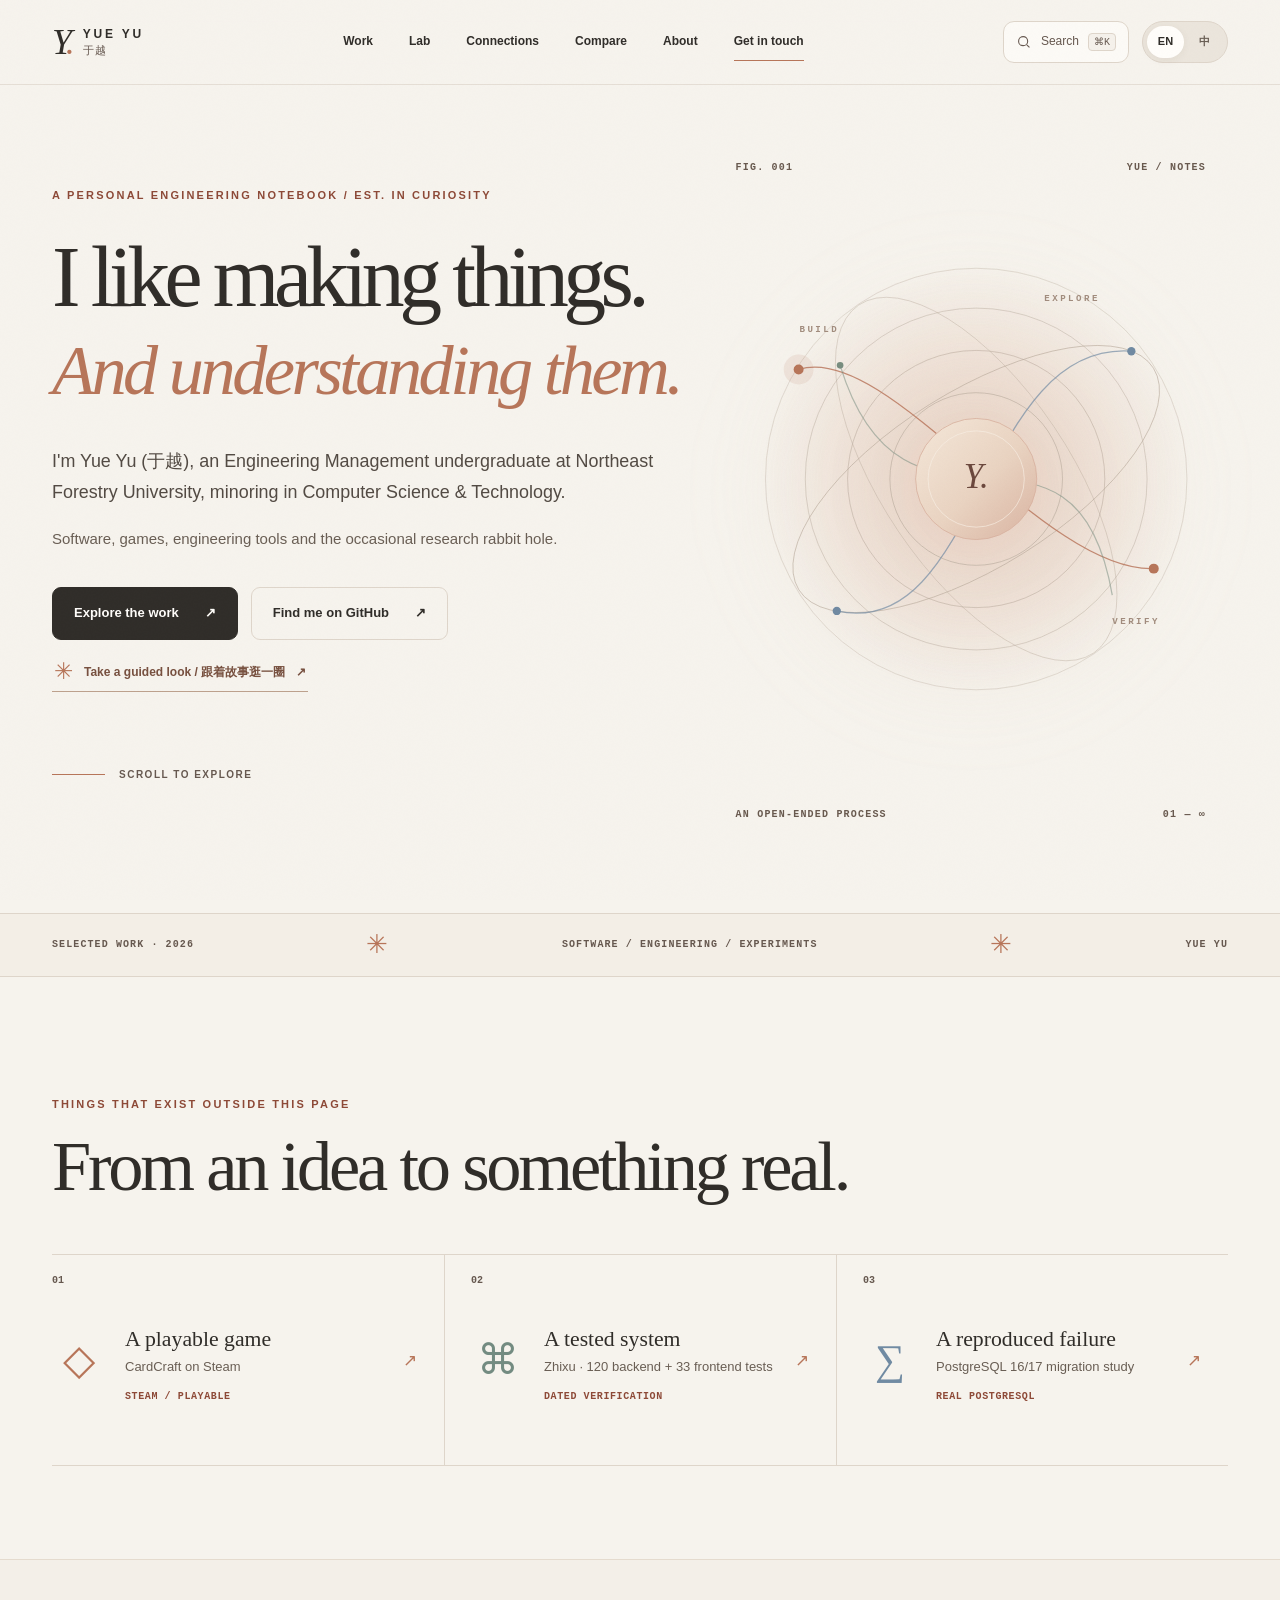
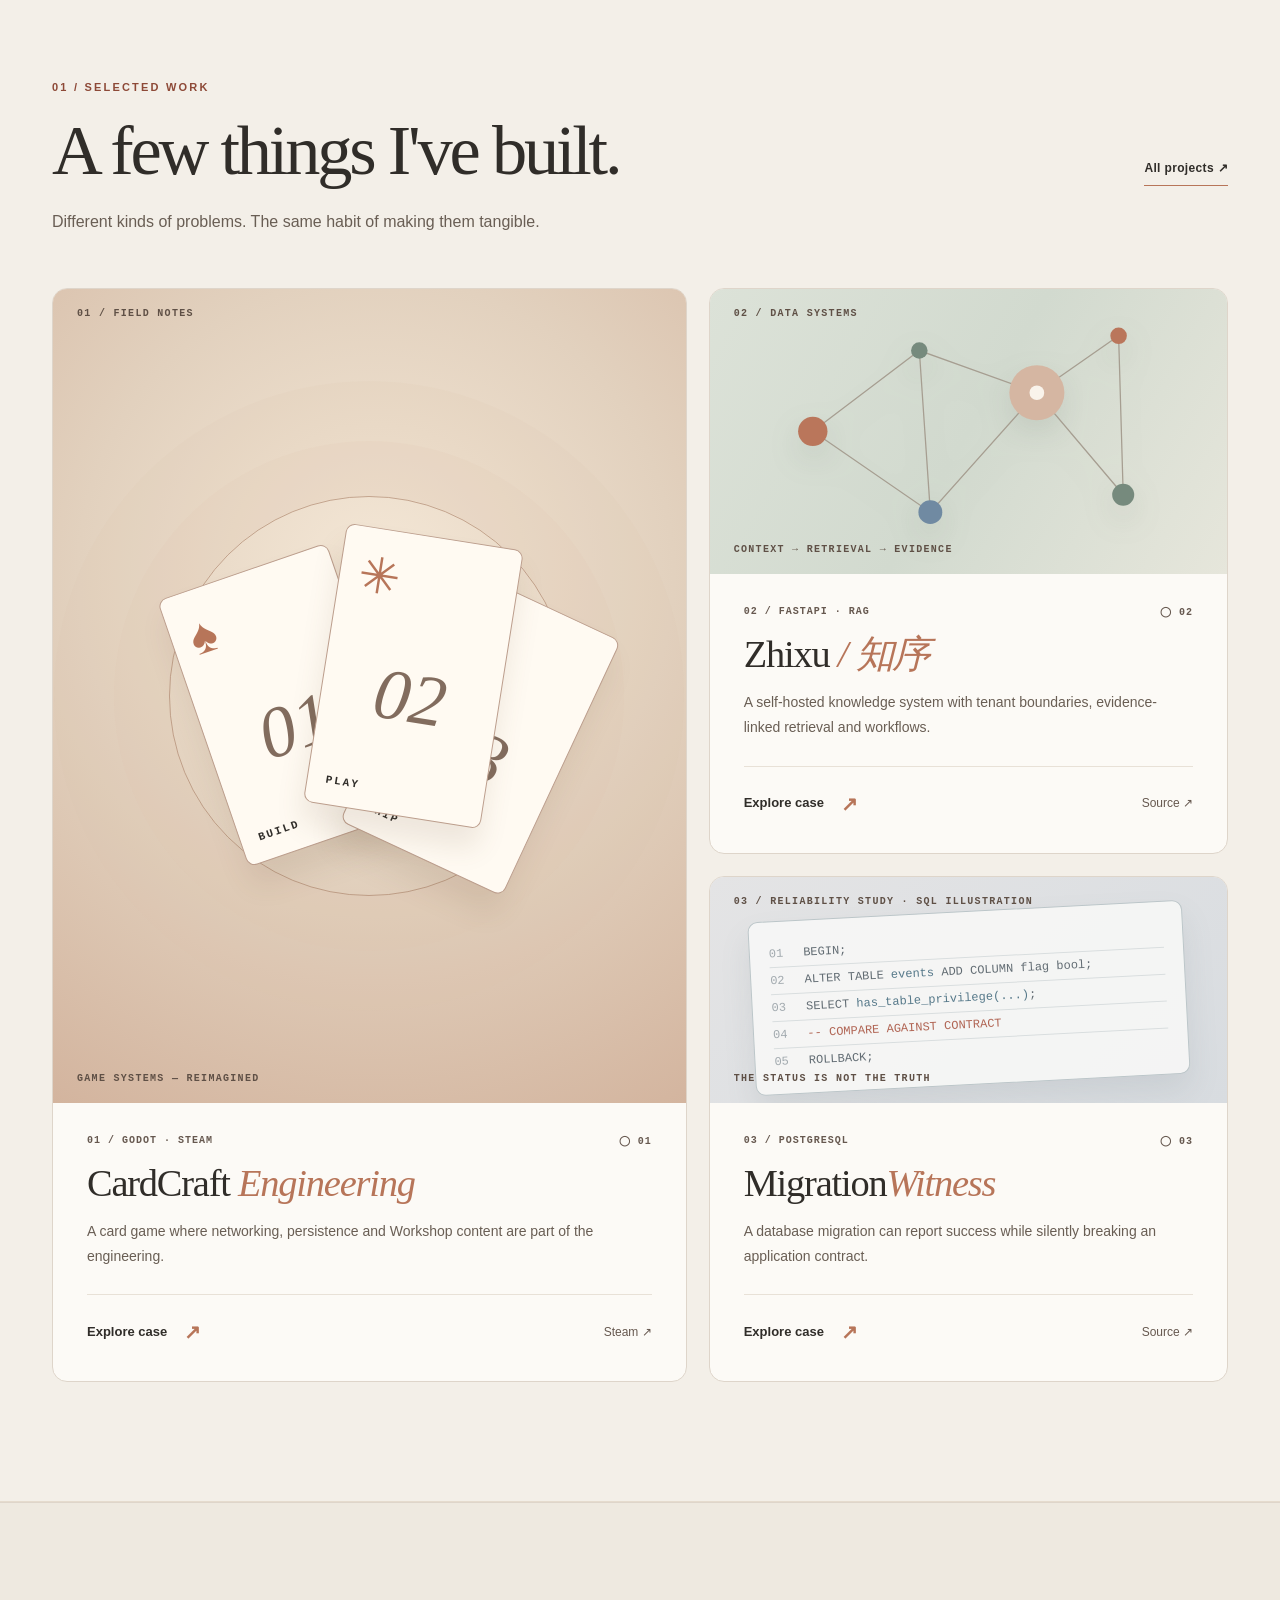
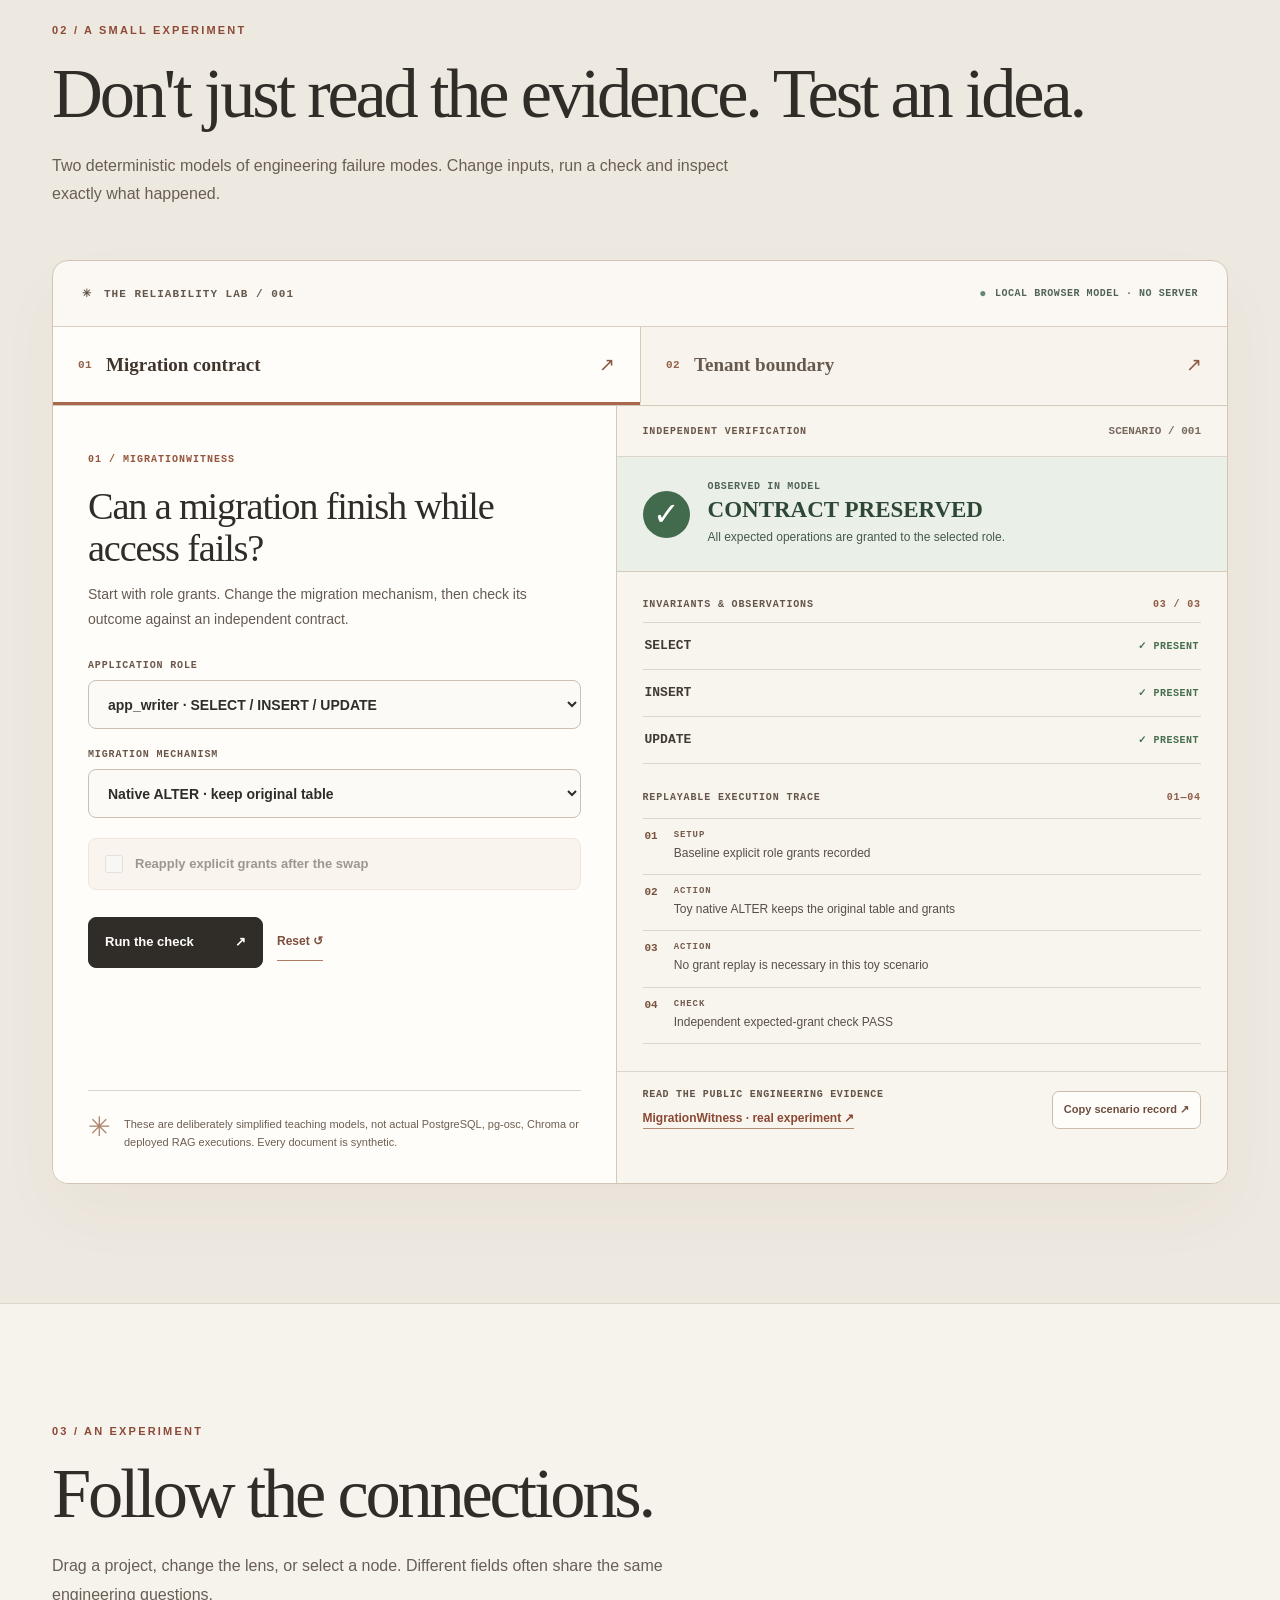
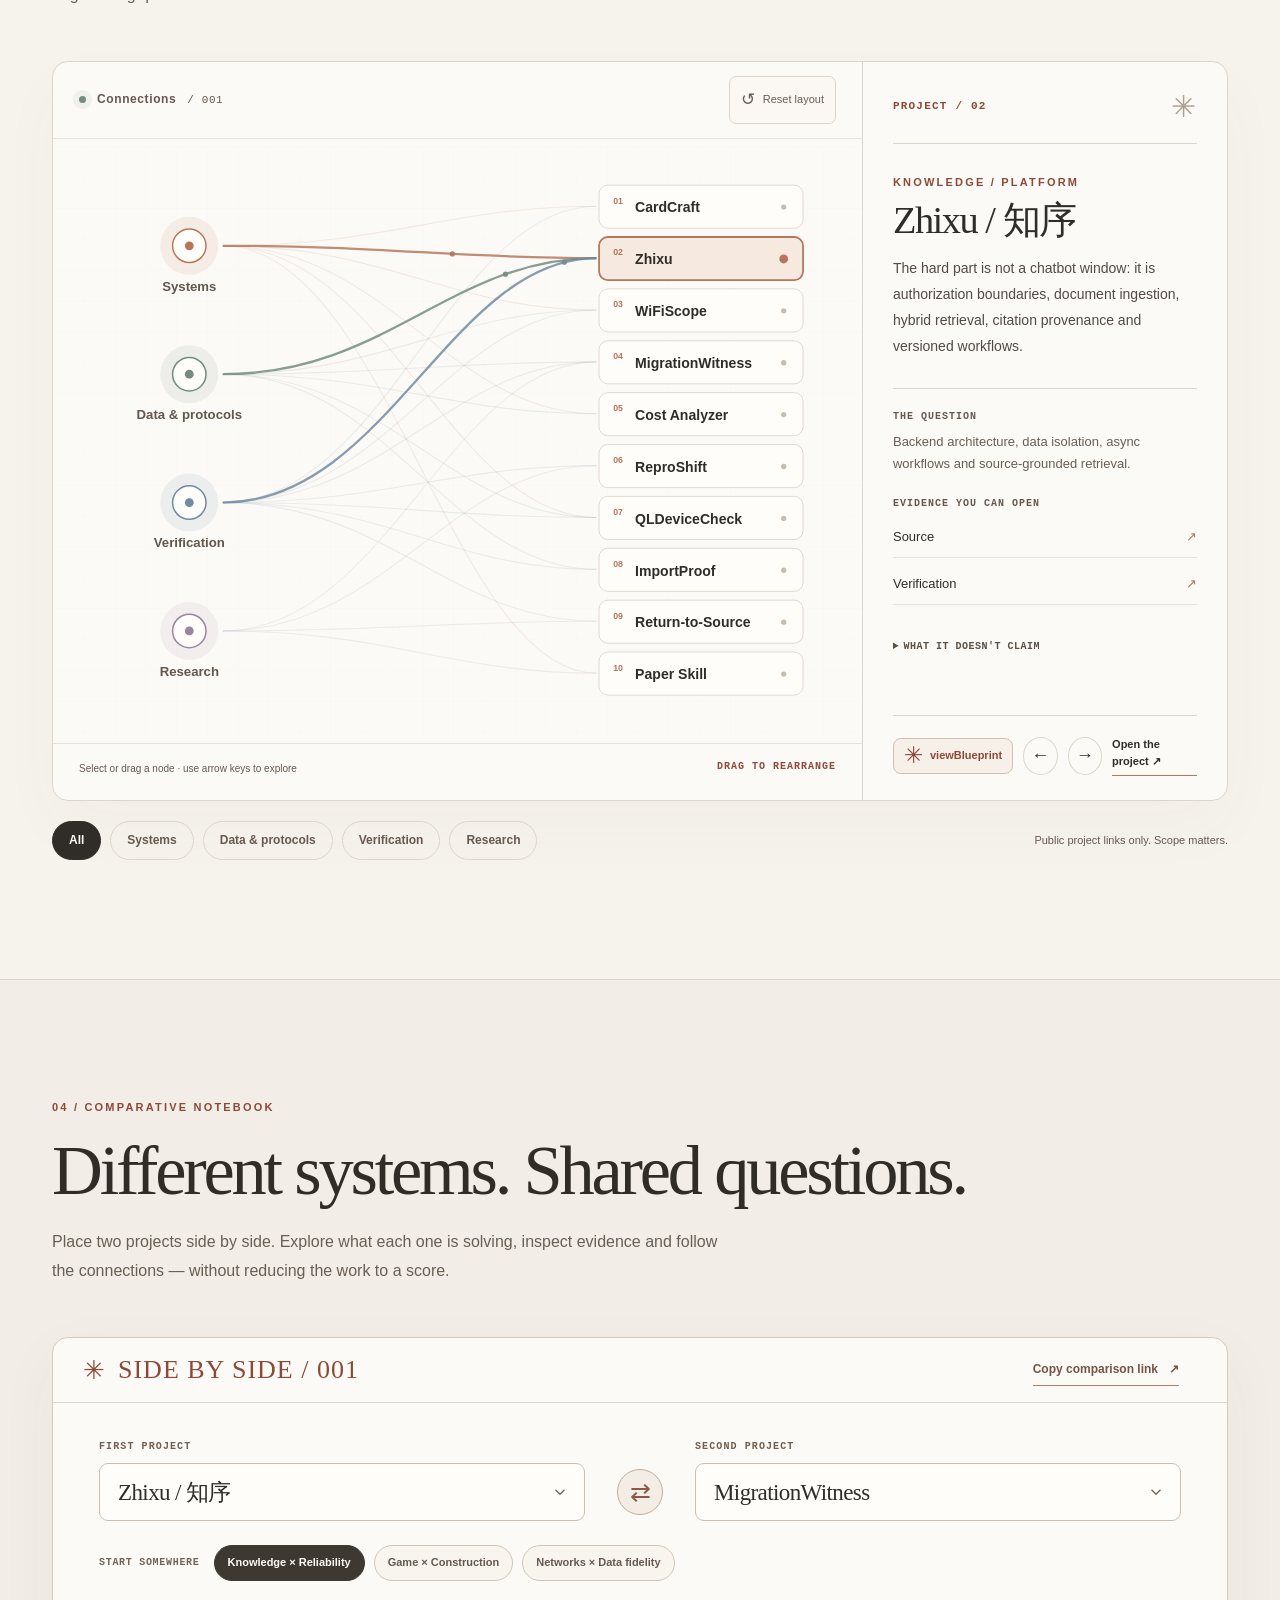
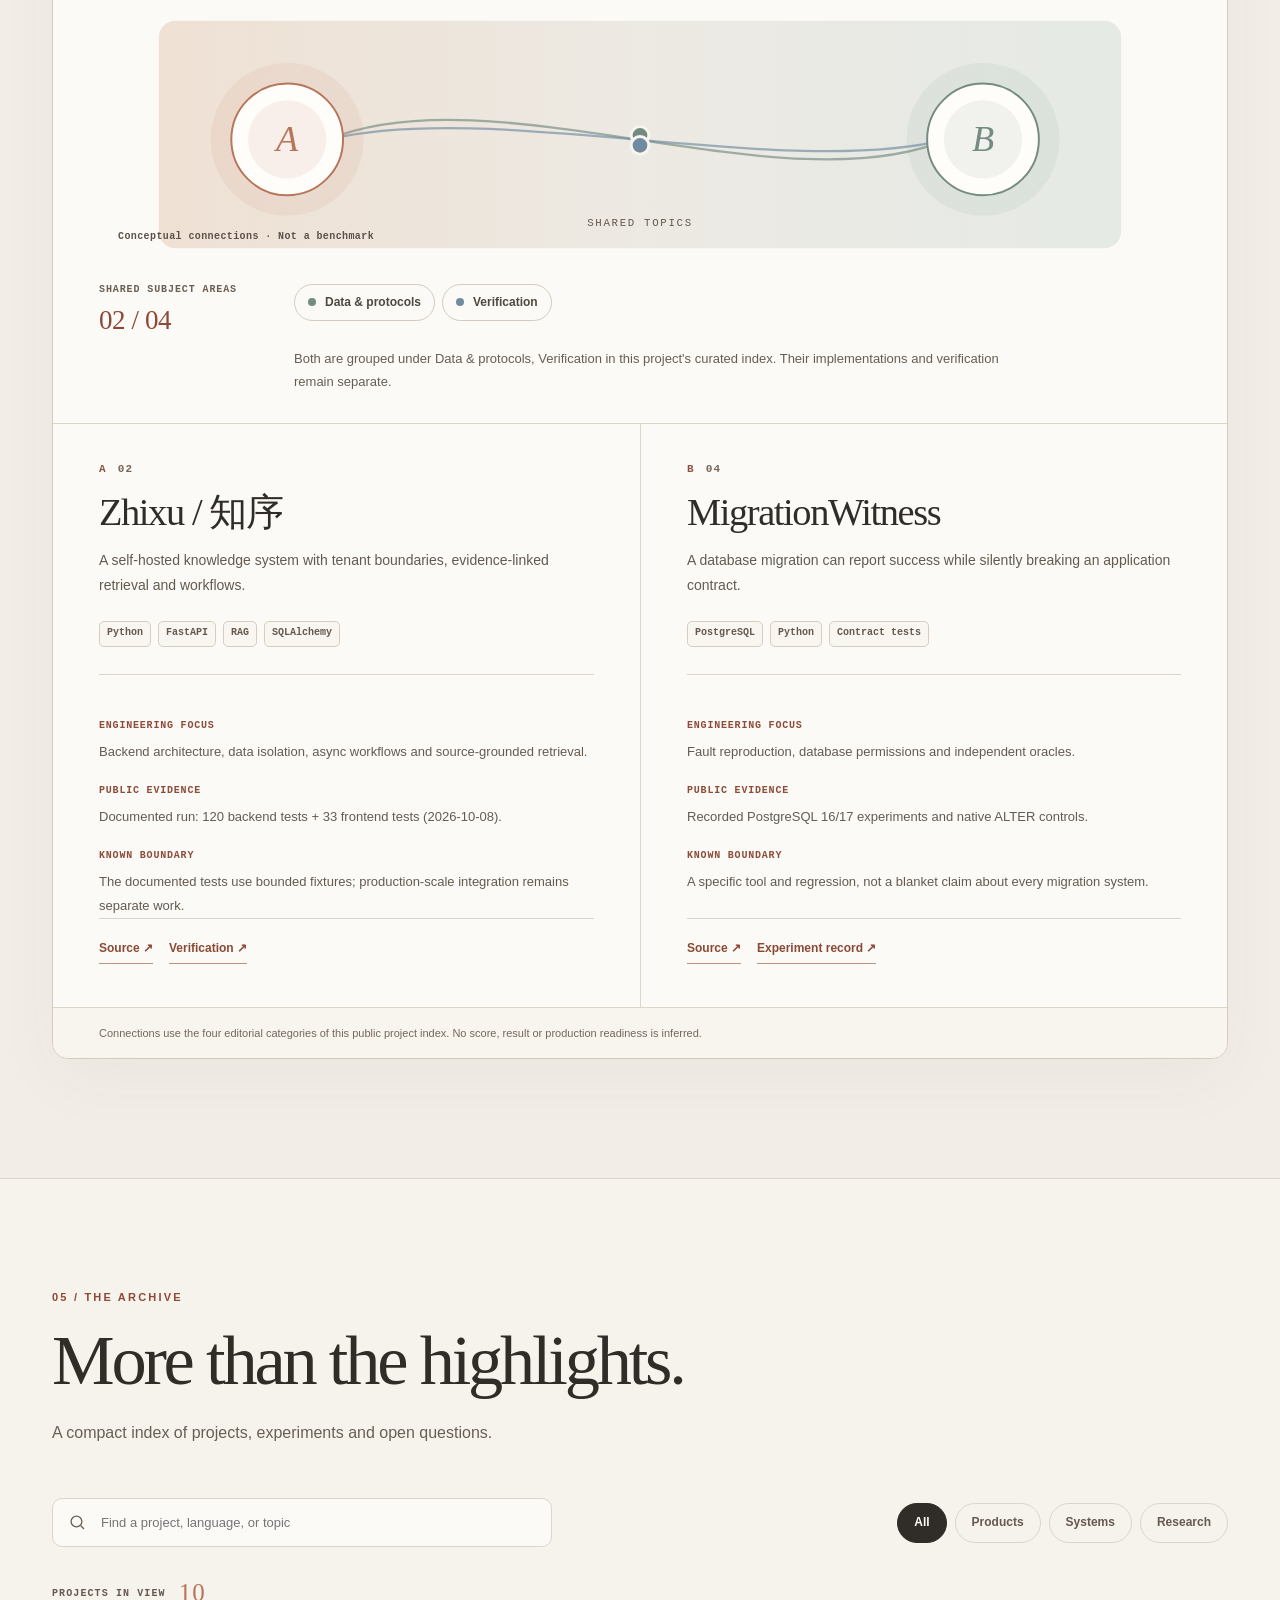
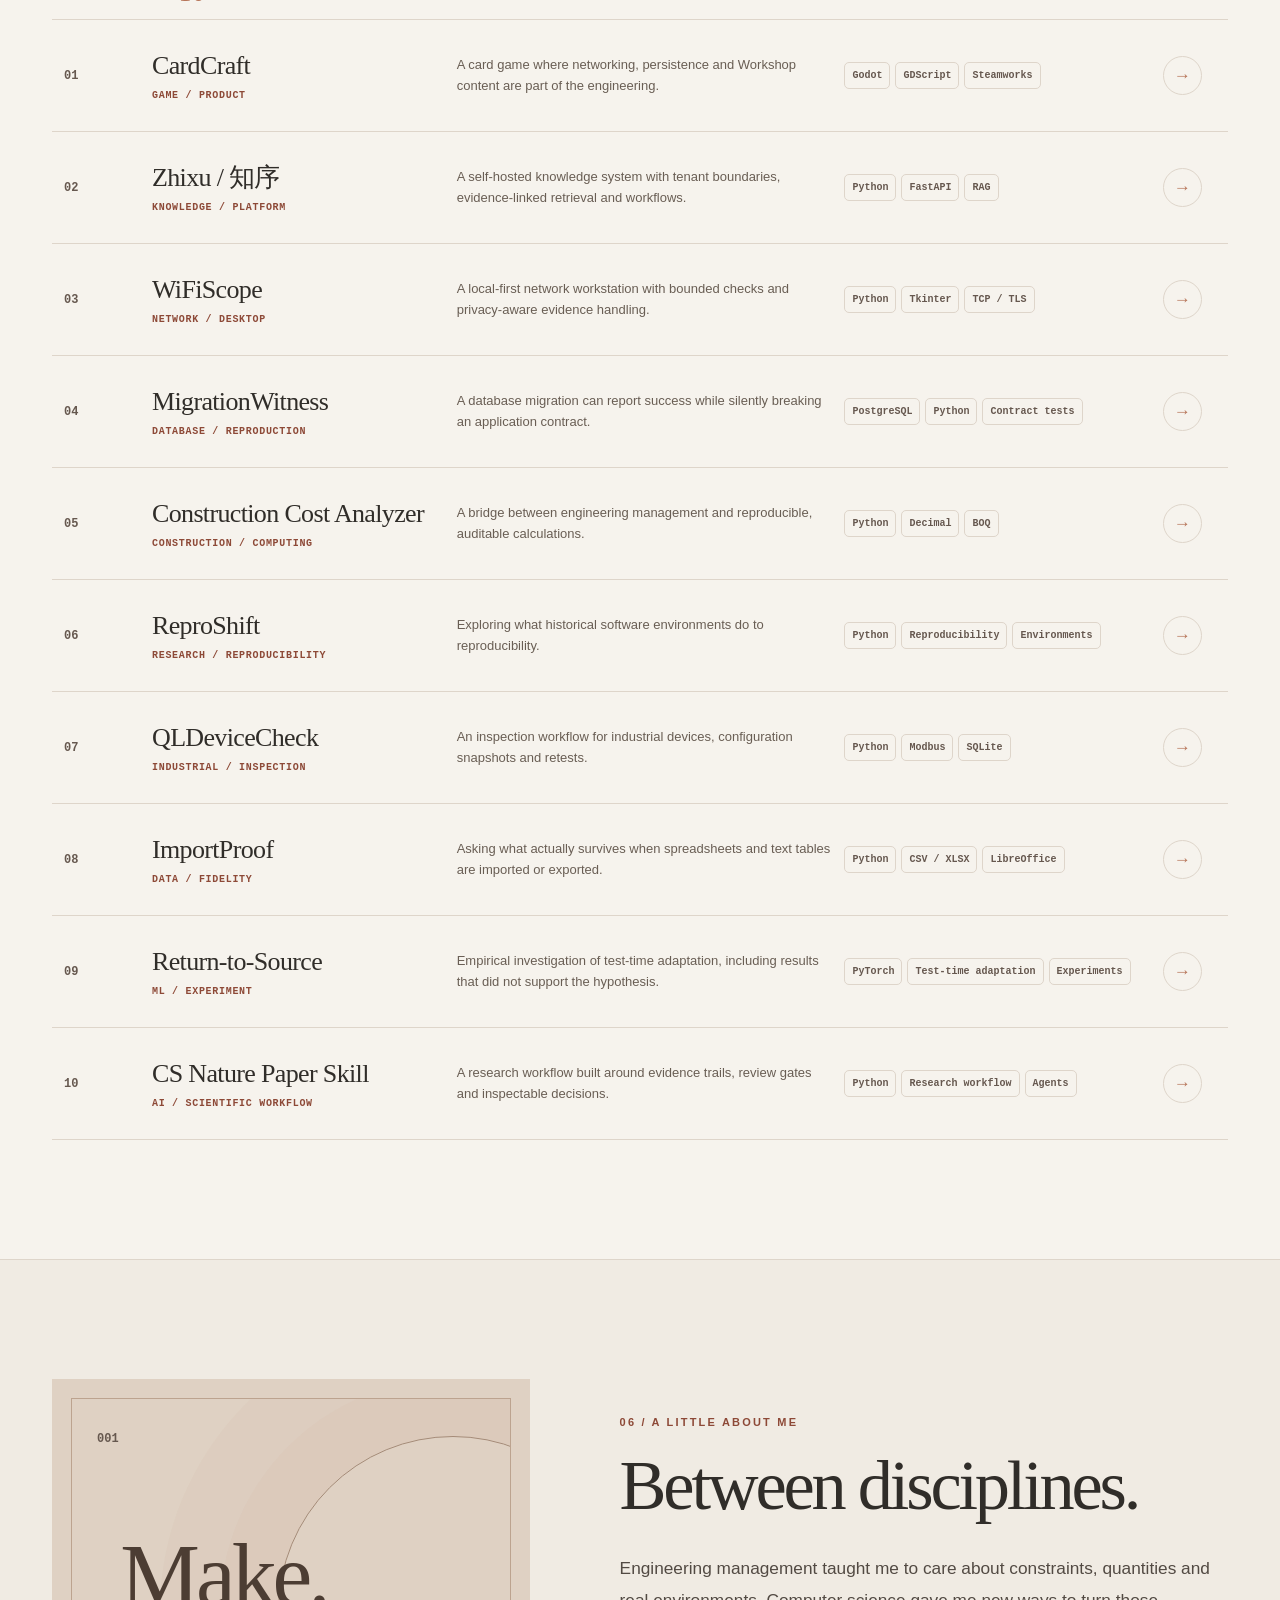
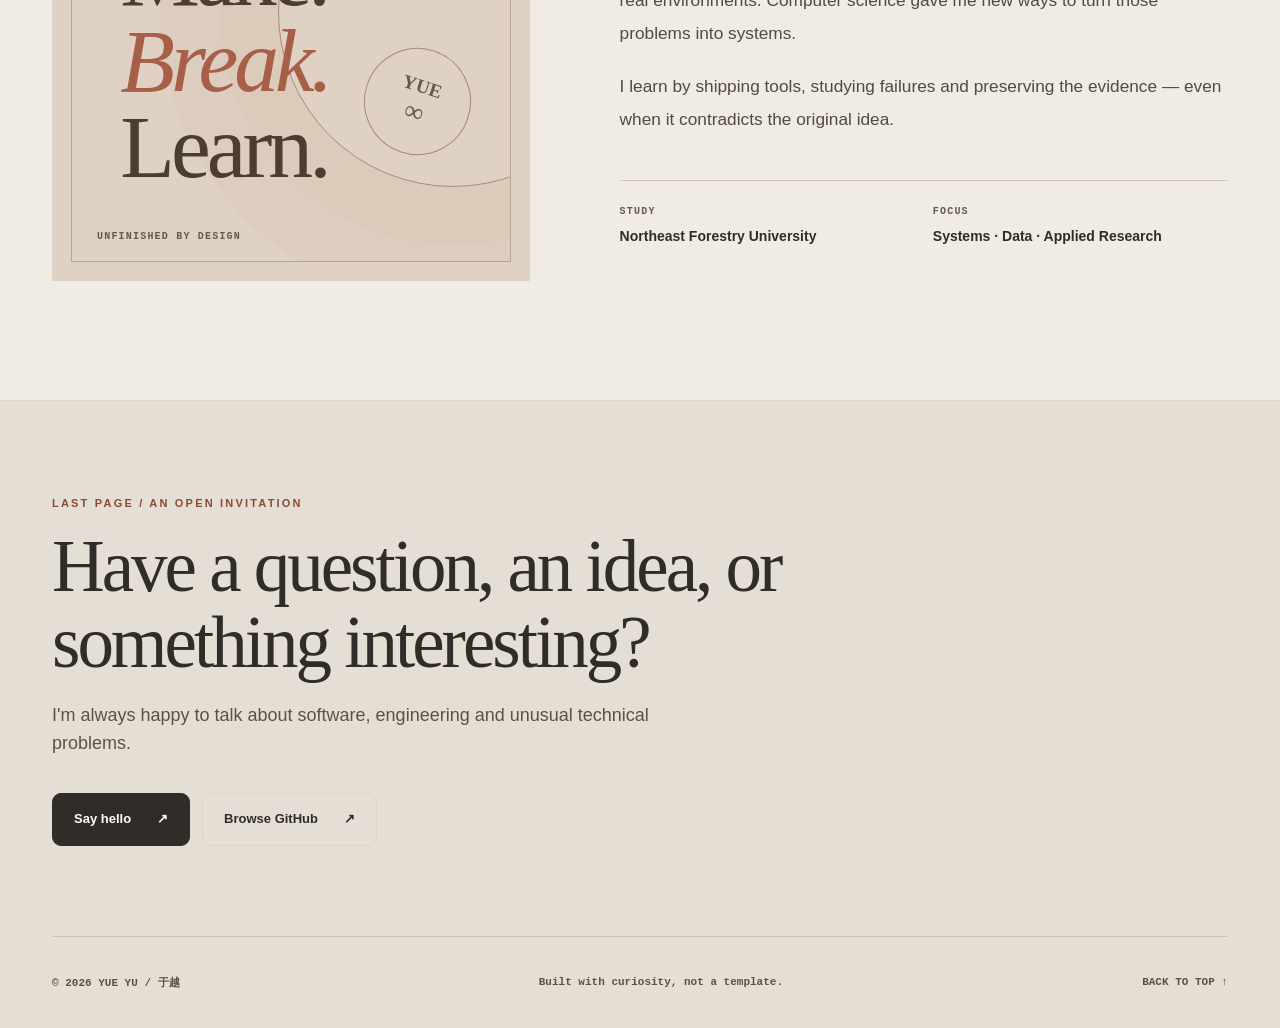
<file: experience/index.html>
<!doctype html>
<html lang="en">
<head>
  <meta charset="utf-8">
  <meta name="viewport" content="width=device-width, initial-scale=1, viewport-fit=cover">
  <meta name="theme-color" content="#f6f3ed">
  <meta name="color-scheme" content="light">
  <meta name="description" content="Yue Yu / 于越 — software, game systems, construction computing and reproducible research. An interactive portfolio.">
  <meta property="og:type" content="website">
  <meta property="og:title" content="Yue Yu / 于越 — Made with curiosity">
  <meta property="og:description" content="A collection of working systems, real experiments and the questions connecting them.">
  <meta property="og:image" content="https://kaiseriiii.github.io/KaiserIIII/cover.svg">
  <meta property="og:url" content="https://kaiseriiii.github.io/KaiserIIII/">
  <meta name="twitter:card" content="summary_large_image">
  <title>Yue Yu / 于越 — Made with curiosity</title>
  <link rel="icon" type="image/svg+xml" href="./favicon.svg">
  <link rel="canonical" href="https://kaiseriiii.github.io/KaiserIIII/">
  <link rel="stylesheet" href="./styles.css">
  <script defer src="./data.js"></script>
  <script defer src="./search-engine.js"></script>
  <script defer src="./blueprints.js"></script>
  <script defer src="./app.js"></script>
  <script defer src="./casebook.js"></script>
  <script defer src="./compare.js"></script>
  <script defer src="./lab-engine.js"></script>
  <script defer src="./lab-ui.js"></script>
  <script defer src="./journey.js"></script>
</head>
<body>
  <a class="skip-link" href="#main" data-i18n="skip">Skip to content</a>
  <div id="scroll-progress" aria-hidden="true"></div>

  <header class="site-header" id="top">
    <div class="header-inner container">
      <a href="#top" class="wordmark" aria-label="Yue Yu · Home">
        <span class="wordmark-symbol" aria-hidden="true">Y<span class="symbol-dot">.</span></span>
        <span class="wordmark-text">YUE YU <small>于越</small></span>
      </a>
      <nav class="desktop-nav" aria-label="Main navigation">
        <a href="#work" data-i18n="navWork">Work</a>
        <a href="#lab" data-i18n="navLab">Lab</a>
        <a href="#connections" data-i18n="navMap">Connections</a>
        <a href="#compare" data-i18n="navCompare">Compare</a>
        <a href="#about" data-i18n="navAbout">About</a>
        <a href="#contact" data-i18n="navReach">Get in touch</a>
      </nav>
      <div class="header-actions">
        <button class="search-trigger" id="search-open" type="button" aria-haspopup="dialog" aria-controls="command-dialog">
          <svg viewBox="0 0 24 24" fill="none" stroke="currentColor" stroke-width="1.65" aria-hidden="true"><circle cx="10.7" cy="10.7" r="6.8"/><path d="m16.2 16.2 4 4"/></svg>
          <span data-i18n="search">Search</span><kbd>⌘K</kbd>
        </button>
        <div class="language-switch" role="group" aria-label="Language / 语言">
          <button type="button" data-lang="en" aria-pressed="true">EN</button>
          <button type="button" data-lang="zh" aria-pressed="false">中</button>
        </div>
      </div>
    </div>
  </header>

  <main id="main">
    <section class="hero container" aria-labelledby="hero-title">
      <div class="hero-copy">
        <p class="overline intro-reveal" data-i18n="eyebrow">A PERSONAL ENGINEERING NOTEBOOK / EST. IN CURIOSITY</p>
        <h1 id="hero-title" class="intro-reveal"><span data-i18n="heroA">I like making things.</span><br><em data-i18n="heroB">And understanding them.</em></h1>
        <p class="hero-lead intro-reveal" data-i18n="heroLead">I'm Yue Yu (于越), an Engineering Management undergraduate at Northeast Forestry University, minoring in Computer Science &amp; Technology.</p>
        <p class="hero-secondary intro-reveal" data-i18n="heroSecond">Software, games, engineering tools and the occasional research rabbit hole.</p>
        <div class="hero-buttons intro-reveal">
          <a class="button button-primary" href="#work"><span data-i18n="discover">Explore the work</span><span aria-hidden="true">↗</span></a>
          <a class="button button-quiet" href="https://github.com/KaiserIIII" target="_blank" rel="noopener noreferrer"><span data-i18n="viewGithub">Find me on GitHub</span><span aria-hidden="true">↗</span></a>
        </div>
        <button id="journey-launch" class="journey-launch intro-reveal" type="button" aria-haspopup="dialog" aria-controls="journey-dialog"><span class="journey-launch-mark" aria-hidden="true">✳</span><span>Take a guided look / 跟着故事逛一圈</span><span aria-hidden="true">↗</span></button>
        <p class="scroll-hint intro-reveal"><span class="scroll-line" aria-hidden="true"></span><span data-i18n="scroll">SCROLL TO EXPLORE</span></p>
      </div>
      <div class="hero-art" id="hero-art" aria-hidden="true">
        <div class="hero-art-label"><span>FIG. 001</span><span>YUE / NOTES</span></div>
        <svg id="hero-orbit" viewBox="0 0 620 660" focusable="false" aria-hidden="true">
          <defs>
            <radialGradient id="orb-glow"><stop offset="0" stop-color="#e4beaa" stop-opacity=".55"/><stop offset="1" stop-color="#e4beaa" stop-opacity="0"/></radialGradient>
            <linearGradient id="orb-fill" x1="0" x2="1" y1="0" y2="1">
              <stop offset="0" stop-color="#f4e7d9"/><stop offset=".54" stop-color="#e9d3c1"/><stop offset="1" stop-color="#d9b3a1"/>
            </linearGradient>
          </defs>
          <circle cx="316" cy="317" r="258" fill="url(#orb-glow)"/>
          <g class="hero-rings" fill="none" stroke="#b6a89a" stroke-width=".9">
            <circle cx="316" cy="317" r="254" opacity=".46"/>
            <circle cx="316" cy="317" r="206" opacity=".6"/>
            <circle cx="316" cy="317" r="155" opacity=".7"/>
            <circle cx="316" cy="317" r="104" opacity=".8"/>
            <ellipse cx="316" cy="317" rx="252" ry="106" transform="rotate(-32 316 317)" opacity=".75"/>
            <ellipse cx="316" cy="317" rx="253" ry="113" transform="rotate(56 316 317)" opacity=".5"/>
          </g>
          <g class="hero-diagrams" fill="none" stroke-width="1.5">
            <path d="M102 185C210 150 395 430 530 425" stroke="#b77559" stroke-opacity=".82"/>
            <path d="M148 476C320 514 320 150 503 163" stroke="#708aa2" stroke-opacity=".68"/>
            <path d="M152 180C230 435 435 195 480 457" stroke="#788d7f" stroke-opacity=".53"/>
          </g>
          <circle cx="316" cy="317" r="73" fill="url(#orb-fill)" stroke="#d7b19f" stroke-width="1"/>
          <circle cx="316" cy="317" r="58" fill="none" stroke="#f8eee4" opacity=".8" stroke-width="1"/>
          <text x="316" y="328" text-anchor="middle" font-family="Georgia,serif" font-style="italic" font-size="42" fill="#6b483d">Y.</text>
          <g class="hero-floating">
            <circle cx="102" cy="185" r="6" fill="#b77559"/><circle cx="530" cy="425" r="6" fill="#b77559"/>
            <circle cx="148" cy="476" r="5" fill="#708aa2"/><circle cx="503" cy="163" r="5" fill="#708aa2"/>
            <circle cx="152" cy="180" r="4" fill="#788d7f"/>
          </g>
          <g class="hero-plot-point" id="hero-plot-point"><circle r="18" fill="#b77559" opacity=".12"/><circle r="5" fill="#b77559"/></g>
          <text x="103" y="140" class="orbit-label">BUILD</text><text x="480" y="492" class="orbit-label">VERIFY</text>
          <text x="398" y="102" class="orbit-label">EXPLORE</text>
        </svg>
        <div class="hero-art-footer"><span>AN OPEN-ENDED PROCESS</span><span>01 — ∞</span></div>
      </div>
    </section>

    <div class="edition-strip" aria-hidden="true">
      <div class="container edition-inner"><span data-i18n="edition">SELECTED WORK · 2026</span><span class="edition-flourish">✳</span><span>SOFTWARE / ENGINEERING / EXPERIMENTS</span><span class="edition-flourish">✳</span><span>YUE YU</span></div>
    </div>

    <section class="proof-section container section-space" id="proof" aria-labelledby="proof-title">
      <div class="section-heading reveal"><p class="overline" data-i18n="proofKicker">THINGS THAT EXIST OUTSIDE THIS PAGE</p><h2 id="proof-title" class="serif-title" data-i18n="proofTitle">From an idea to something real.</h2></div>
      <div class="proof-grid">
        <a class="proof-item reveal" href="https://store.steampowered.com/app/4338300/" target="_blank" rel="noopener noreferrer">
          <span class="proof-number">01</span><span class="proof-icon proof-icon-game" aria-hidden="true">◇</span>
          <span class="proof-text"><strong data-i18n="proof1">A playable game</strong><small data-i18n="proof1Description">CardCraft on Steam</small><span class="proof-tag" data-i18n="tagDemo">STEAM / PLAYABLE</span></span><span class="proof-arrow" aria-hidden="true">↗</span>
        </a>
        <a class="proof-item reveal" href="https://github.com/KaiserIIII/zhixu/blob/main/docs/verification.md" target="_blank" rel="noopener noreferrer">
          <span class="proof-number">02</span><span class="proof-icon proof-icon-tests" aria-hidden="true">⌘</span>
          <span class="proof-text"><strong data-i18n="proof2">A tested system</strong><small data-i18n="proof2Description">Zhixu · 120 backend + 33 frontend tests</small><span class="proof-tag" data-i18n="tagTests">DATED VERIFICATION</span></span><span class="proof-arrow" aria-hidden="true">↗</span>
        </a>
        <a class="proof-item reveal" href="https://github.com/KaiserIIII/migrationwitness/blob/main/CROSS_VERSION_RESULTS.md" target="_blank" rel="noopener noreferrer">
          <span class="proof-number">03</span><span class="proof-icon proof-icon-sql" aria-hidden="true">∑</span>
          <span class="proof-text"><strong data-i18n="proof3">A reproduced failure</strong><small data-i18n="proof3Description">PostgreSQL 16/17 migration study</small><span class="proof-tag" data-i18n="tagPG">REAL POSTGRESQL</span></span><span class="proof-arrow" aria-hidden="true">↗</span>
        </a>
      </div>
    </section>

    <section class="work-section section-space" id="work" aria-labelledby="work-title">
      <div class="container">
        <div class="section-heading reveal"><p class="overline" data-i18n="workKicker">01 / SELECTED WORK</p>
          <div class="heading-row"><h2 id="work-title" class="serif-title" data-i18n="workTitle">A few things I've built.</h2><a class="text-link" href="#archive"><span data-i18n="allProjects">All projects</span> ↗</a></div>
          <p class="section-subtitle" data-i18n="workSubtitle">Different kinds of problems. The same habit of making them tangible.</p>
        </div>
        <div class="featured-grid">
          <article class="feature feature-large reveal" data-feature="cardcraft">
            <div class="feature-visual feature-visual-cards" aria-hidden="true">
              <span class="feature-visual-index">01 / FIELD NOTES</span>
              <div class="playing-card playing-card-a"><span>♠</span><strong>01</strong><small>BUILD</small></div>
              <div class="playing-card playing-card-b"><span>✳</span><strong>02</strong><small>PLAY</small></div>
              <div class="playing-card playing-card-c"><span>◇</span><strong>03</strong><small>SHIP</small></div>
              <span class="feature-visual-bottom">GAME SYSTEMS — REIMAGINED</span>
            </div>
            <div class="feature-body"><div class="feature-meta"><span>01 / GODOT · STEAM</span><span>◯ 01</span></div>
              <h3>CardCraft <span>Engineering</span></h3>
              <p data-feature-desc="cardcraft">A card game where networking, persistence and Workshop content are part of the engineering.</p>
              <div class="feature-bottom"><button type="button" class="feature-detail" data-open-case="cardcraft"><span data-i18n="exploreProject">Explore case</span><span aria-hidden="true">↗</span></button><a href="https://store.steampowered.com/app/4338300/" target="_blank" rel="noopener noreferrer" class="feature-external">Steam ↗</a></div>
            </div>
          </article>
          <article class="feature feature-small reveal" data-feature="zhixu">
            <div class="feature-visual feature-visual-network" aria-hidden="true">
              <span class="feature-visual-index">02 / DATA SYSTEMS</span>
              <svg viewBox="0 0 490 310" class="network-art"><path d="M76 155L192 67L320 113L409 51M76 155L204 243L320 113L414 224M192 67L204 243M409 51L414 224" fill="none" stroke="#a69e91" stroke-width="1.4"/><circle cx="76" cy="155" r="16" fill="#ba765b"/><circle cx="192" cy="67" r="9" fill="#768a7d"/><circle cx="204" cy="243" r="13" fill="#708aa2"/><circle cx="320" cy="113" r="30" fill="#d5b6a2"/><circle cx="409" cy="51" r="9" fill="#ba765b"/><circle cx="414" cy="224" r="12" fill="#768a7d"/><circle cx="320" cy="113" r="8" fill="#f9f3eb"/></svg>
              <span class="feature-visual-bottom">CONTEXT → RETRIEVAL → EVIDENCE</span>
            </div>
            <div class="feature-body"><div class="feature-meta"><span>02 / FASTAPI · RAG</span><span>◯ 02</span></div>
              <h3>Zhixu <span>/ 知序</span></h3>
              <p data-feature-desc="zhixu">A self-hosted knowledge system with tenant boundaries, evidence-linked retrieval and workflows.</p>
              <div class="feature-bottom"><button type="button" class="feature-detail" data-open-case="zhixu"><span data-i18n="exploreProject">Explore case</span><span aria-hidden="true">↗</span></button><a href="https://github.com/KaiserIIII/zhixu" target="_blank" rel="noopener noreferrer" class="feature-external">Source ↗</a></div>
            </div>
          </article>
          <article class="feature feature-small reveal" data-feature="migrationwitness">
            <div class="feature-visual feature-visual-sql" aria-hidden="true">
              <span class="feature-visual-index">03 / RELIABILITY STUDY · SQL ILLUSTRATION</span>
              <div class="code-art"><div><i>01</i><span>BEGIN;</span></div><div><i>02</i><span>ALTER TABLE <em>events</em> ADD COLUMN flag bool;</span></div><div><i>03</i><span>SELECT <em>has_table_privilege(...)</em>;</span></div><div><i>04</i><span class="code-warn">-- COMPARE AGAINST CONTRACT</span></div><div><i>05</i><span>ROLLBACK;</span></div></div>
              <span class="feature-visual-bottom">THE STATUS IS NOT THE TRUTH</span>
            </div>
            <div class="feature-body"><div class="feature-meta"><span>03 / POSTGRESQL</span><span>◯ 03</span></div>
              <h3>Migration<span>Witness</span></h3>
              <p data-feature-desc="migrationwitness">A database migration can report success while silently breaking an application contract.</p>
              <div class="feature-bottom"><button type="button" class="feature-detail" data-open-case="migrationwitness"><span data-i18n="exploreProject">Explore case</span><span aria-hidden="true">↗</span></button><a href="https://github.com/KaiserIIII/migrationwitness" target="_blank" rel="noopener noreferrer" class="feature-external">Source ↗</a></div>
            </div>
          </article>
        </div>
      </div>
    </section>


    <section class="lab-section section-space" id="lab" aria-labelledby="lab-title">
      <div class="container">
        <div class="section-heading reveal">
          <p class="overline" data-i18n="labKicker">02 / AN EXPERIMENT YOU CAN RUN</p>
          <h2 id="lab-title" class="serif-title" data-i18n="labTitle">Don't just read the evidence. Test an idea.</h2>
          <p class="section-subtitle" data-i18n="labSubtitle">Two small, deterministic models of engineering failure modes. Change the inputs, run a check, and inspect the output — right here.</p>
        </div>
        <div class="lab-workbench reveal" id="lab-workbench">
          <div class="lab-topline">
            <span class="lab-mark">✳ <span data-i18n="labBrand">THE RELIABILITY LAB / 001</span></span>
            <span class="lab-local-only"><span aria-hidden="true">●</span><span data-i18n="labLocal">LOCAL BROWSER MODEL · NO SERVER</span></span>
          </div>
          <div class="lab-tablist" role="tablist" aria-label="Choose engineering experiment">
            <button type="button" role="tab" id="lab-tab-permission" aria-controls="lab-panel-permission" aria-selected="true" tabindex="0" data-lab="permission"><span class="lab-tab-index">01</span><span data-i18n="labTabPermission">Migration contract</span><span aria-hidden="true">↗</span></button>
            <button type="button" role="tab" id="lab-tab-retrieval" aria-controls="lab-panel-retrieval" aria-selected="false" tabindex="-1" data-lab="retrieval"><span class="lab-tab-index">02</span><span data-i18n="labTabRetrieval">Tenant boundary</span><span aria-hidden="true">↗</span></button>
          </div>
          <div class="lab-body">
            <div class="lab-control-column">
              <div class="lab-panel" id="lab-panel-permission" role="tabpanel" aria-labelledby="lab-tab-permission">
                <div class="lab-panel-intro">
                  <span class="lab-experiment-number">01 / MIGRATIONWITNESS</span>
                  <h3 data-i18n="labPermissionTitle">Can a migration pass while access fails?</h3>
                  <p data-i18n="labPermissionIntro">Start with explicit permissions, alter the migration path, and compare the result against an independent contract.</p>
                </div>
                <form id="lab-form-permission" class="lab-form">
                  <label class="lab-field"><span data-i18n="labRole">APPLICATION ROLE</span><select id="lab-role" name="role"><option value="app_writer">app_writer · SELECT / INSERT / UPDATE</option><option value="app_reader">app_reader · SELECT</option></select></label>
                  <label class="lab-field"><span data-i18n="labStrategy">MIGRATION MECHANISM</span><select id="lab-strategy" name="strategy"><option value="native" data-i18n="labNative">Native ALTER · preserve original table</option><option value="swap" data-i18n="labSwap">Toy shadow-table swap · replace table</option></select></label>
                  <label class="lab-checkbox" for="lab-reapply"><input id="lab-reapply" type="checkbox"><span data-i18n="labReapply">Reapply explicit grants after the swap</span></label>
                  <div class="lab-actions"><button class="lab-run" type="submit"><span data-i18n="labRun">Run the check</span> <span aria-hidden="true">↗</span></button><button class="lab-reset" type="button" id="lab-reset-permission"><span data-i18n="labReset">Reset</span> ↺</button></div>
                </form>
              </div>
              <div class="lab-panel" id="lab-panel-retrieval" role="tabpanel" aria-labelledby="lab-tab-retrieval" hidden>
                <div class="lab-panel-intro">
                  <span class="lab-experiment-number">02 / ZHIXU</span>
                  <h3 data-i18n="labRetrievalTitle">Who gets to retrieve the evidence?</h3>
                  <p data-i18n="labRetrievalIntro">Try a tiny six-document corpus with two synthetic tenants. See how access checks change a lexical search.</p>
                </div>
                <form id="lab-form-retrieval" class="lab-form">
                  <label class="lab-field"><span data-i18n="labTenant">ACTIVE ORGANIZATION</span><select id="lab-tenant" name="tenant"><option value="alpha">Alpha · sample organization</option><option value="beta">Beta · sample organization</option></select></label>
                  <label class="lab-field"><span data-i18n="labQuery">SEARCH QUERY · EDITABLE</span><input id="lab-query" name="query" type="text" autocomplete="off" maxlength="90" value="release version roadmap" placeholder="release version roadmap"></label>
                  <label class="lab-checkbox" for="lab-scoped"><input id="lab-scoped" type="checkbox" checked><span data-i18n="labScoped">Enforce tenant scope before ranking</span></label>
                  <div class="lab-actions"><button class="lab-run" type="submit"><span data-i18n="labRun">Run the check</span> <span aria-hidden="true">↗</span></button><button class="lab-reset" type="button" id="lab-reset-retrieval"><span data-i18n="labReset">Reset</span> ↺</button></div>
                </form>
              </div>
              <div class="lab-note">
                <span class="lab-note-symbol" aria-hidden="true">✳</span>
                <p data-i18n="labBoundary">These are intentionally simplified teaching models, not live PostgreSQL, pg-osc, Chroma or production RAG executions. Every document is synthetic.</p>
              </div>
            </div>
            <div class="lab-output-column" id="lab-results">
              <div class="lab-results-header">
                <span class="lab-output-kicker" data-i18n="labOutputTitle">INDEPENDENT VERIFICATION</span>
                <span class="lab-scenario-id" id="lab-scenario-id">SCENARIO / 001</span>
              </div>
              <div class="lab-verdict" id="lab-verdict" data-status="pass" role="status" aria-live="polite">
                <div class="lab-verdict-icon" aria-hidden="true">✓</div>
                <div><span class="lab-verdict-overline" data-i18n="labObserved">OBSERVED IN MODEL</span><strong id="lab-verdict-label">CONTRACT PRESERVED</strong><small id="lab-verdict-desc">The expected privileges are present.</small></div>
              </div>
              <div class="lab-results-inner">
                <div class="lab-meter-head"><span data-i18n="labInvariants">INVARIANTS &amp; OBSERVATIONS</span><span id="lab-check-counter">03 / 03</span></div>
                <div id="lab-checks" class="lab-checks" aria-label="Independent checks"></div>
                <div class="lab-meter-head lab-trace-head"><span data-i18n="labTrace">REPLAYABLE EXECUTION TRACE</span><span>01—04</span></div>
                <ol id="lab-trace" class="lab-trace"></ol>
              </div>
              <div class="lab-evidence-footer">
                <div><span data-i18n="labEvidence">BASED ON PUBLIC ENGINEERING WORK</span><a id="lab-evidence-link" href="https://github.com/KaiserIIII/migrationwitness/blob/main/PG_OSC_197_RESULTS.md" target="_blank" rel="noopener noreferrer">MigrationWitness · real experiment ↗</a></div>
                <button type="button" id="lab-copy" class="lab-copy"><span data-i18n="labCopy">Copy scenario record</span> <span aria-hidden="true">↗</span></button>
              </div>
              <p id="lab-copy-status" class="lab-copy-status" role="status"></p>
            </div>
          </div>
        </div>
      </div>
    </section>

    <section class="map-section section-space" id="connections" aria-labelledby="map-title">
      <div class="container">
        <div class="section-heading reveal"><p class="overline" data-i18n="mapKicker">03 / AN EXPERIMENT</p><h2 id="map-title" class="serif-title" data-i18n="mapTitle">Follow the connections.</h2><p class="section-subtitle" data-i18n="mapSubtitle">Drag a project, change the lens, or select a node. Different fields often share the same engineering questions.</p></div>
        <div class="graph-shell reveal">
          <div class="graph-main">
            <div class="graph-toolbar"><span class="graph-eyebrow"><span class="graph-live-dot"></span><span data-i18n="connections">Connections</span><span class="graph-version">/ 001</span></span><button type="button" class="reset-button" id="map-reset"><span aria-hidden="true">↺</span><span data-i18n="reset">Reset layout</span></button></div>
            <div class="mobile-graph-index" id="mobile-project-index" aria-label="Project nodes"></div>
            <div class="graph-frame" id="graph-frame">
              <svg id="relationship-graph" viewBox="0 0 920 670" role="group" aria-labelledby="graph-svg-title graph-svg-desc">
                <title id="graph-svg-title">Project relationships</title><desc id="graph-svg-desc">An interactive graph connecting four engineering disciplines with ten public projects. Select nodes or drag project cards.</desc>
                <defs><pattern id="graph-grid" width="35" height="35" patternUnits="userSpaceOnUse"><path d="M35 0H0V35" fill="none" stroke="#d6cec3" stroke-opacity=".3" stroke-width=".7"/></pattern></defs>
                <rect width="920" height="670" fill="url(#graph-grid)" opacity=".38"></rect>
                <g id="graph-links" aria-hidden="true"></g><g id="graph-particles" aria-hidden="true"></g><g id="graph-nodes"></g>
              </svg>
            </div>
            <div class="graph-bottom">
              <span data-i18n="mapHint">Select or drag a node · use arrow keys to explore</span>
              <span data-i18n="mapDrag">DRAG TO REARRANGE</span>
            </div>
          </div>
          <aside class="graph-inspector" id="graph-inspector" aria-live="polite" aria-atomic="false">
            <div class="inspector-top"><span id="inspector-index">PROJECT / 02</span><span class="inspector-asterisk">✳</span></div>
            <div class="inspector-main">
              <p class="overline" id="inspector-tag">KNOWLEDGE / PLATFORM</p>
              <h3 id="inspector-title">Zhixu / 知序</h3>
              <p id="inspector-story">A self-hosted knowledge system with tenant boundaries, evidence-linked retrieval and workflows.</p>
              <div class="inspector-rule"></div>
              <p class="inspector-label" data-i18n="focus">THE QUESTION</p><p id="inspector-focus"></p>
              <p class="inspector-label" data-i18n="evidence">EVIDENCE YOU CAN OPEN</p>
              <div id="inspector-evidence" class="inspector-evidence"></div>
              <details class="inspector-limit"><summary data-i18n="limitations">WHAT IT DOESN'T CLAIM</summary><p id="inspector-limit"></p></details>
            </div>
            <div class="inspector-footer"><button type="button" class="inspector-blueprint-button" id="casebook-from-inspector" aria-haspopup="dialog" aria-controls="casebook-dialog"><span>✳</span><span data-i18n="viewBlueprint">Open system blueprint</span></button><button class="round-button" id="project-prev" type="button" aria-label="Previous project">←</button><button class="round-button" id="project-next" type="button" aria-label="Next project">→</button><a id="inspector-source" href="https://github.com/KaiserIIII/zhixu" target="_blank" rel="noopener noreferrer"><span data-i18n="openSource">Open the project</span> ↗</a></div>
          </aside>
        </div>
        <div class="graph-filters" id="map-filters" role="group" aria-label="Filter projects by discipline">
          <button type="button" data-map-filter="all" aria-pressed="true" data-i18n="all">All</button>
          <button type="button" data-map-filter="systems" aria-pressed="false">Systems</button>
          <button type="button" data-map-filter="data" aria-pressed="false">Data &amp; protocols</button>
          <button type="button" data-map-filter="verification" aria-pressed="false">Verification</button>
          <button type="button" data-map-filter="research" aria-pressed="false">Research</button>
          <span class="graph-note" data-i18n="provenance">Public project links only. Scope matters.</span>
        </div>
      </div>
    </section>

    <section class="comparison-section section-space" id="compare" aria-labelledby="compare-title">
      <div class="container">
        <div class="section-heading reveal">
          <p class="overline" data-i18n="compareKicker">04 / THE CONNECTIONS</p>
          <h2 id="compare-title" class="serif-title" data-i18n="compareTitle">Different systems. Shared questions.</h2>
          <p class="section-subtitle" data-i18n="compareSubtitle">Place any two projects side by side. Explore the decisions, inspect their evidence, and find connections without reducing them to scores.</p>
        </div>
        <div class="compare-studio reveal" id="compare-studio">
          <div class="compare-topbar">
            <span class="compare-studio-mark"><span aria-hidden="true">✳</span><span data-i18n="compareMode">COMPARATIVE NOTEBOOK / 001</span></span>
            <button type="button" id="compare-share" class="compare-share" aria-describedby="compare-share-status">
              <span data-i18n="compareCopy">Copy comparison link</span><span aria-hidden="true">↗</span>
            </button>
            <span id="compare-share-status" role="status" class="compare-share-status"></span>
          </div>
          <div class="compare-controls">
            <label class="compare-picker">
              <span data-i18n="compareLeftLabel">FIRST PROJECT</span>
              <select id="compare-left" aria-label="First project"><option value="zhixu">Zhixu / 知序</option></select>
            </label>
            <button type="button" id="compare-swap" class="compare-swap" aria-label="Swap compared projects" title="Swap projects">⇄</button>
            <label class="compare-picker">
              <span data-i18n="compareRightLabel">SECOND PROJECT</span>
              <select id="compare-right" aria-label="Second project"><option value="migrationwitness">MigrationWitness</option></select>
            </label>
          </div>
          <div class="compare-preset-row" role="group" aria-label="Suggested comparisons">
            <span data-i18n="compareTry">START SOMEWHERE</span>
            <button type="button" data-compare-preset="zhixu,migrationwitness"><span data-i18n="comparePresetOne">Knowledge × Reliability</span></button>
            <button type="button" data-compare-preset="cardcraft,cost"><span data-i18n="comparePresetTwo">Game × Construction</span></button>
            <button type="button" data-compare-preset="wifiscope,importproof"><span data-i18n="comparePresetThree">Networks × Data fidelity</span></button>
          </div>
          <div class="compare-scene" aria-hidden="true">
            <svg id="compare-visual" viewBox="0 0 1000 250" preserveAspectRatio="xMidYMid meet" focusable="false">
              <defs><linearGradient id="compare-sweep" x1="0" x2="1"><stop offset="0" stop-color="#e7d2c0"/><stop offset=".5" stop-color="#e4e0d8"/><stop offset="1" stop-color="#d8e1dc"/></linearGradient></defs>
              <rect x="9" y="9" width="982" height="232" rx="17" fill="url(#compare-sweep)" opacity=".64"/>
              <g id="compare-paths"></g><g id="compare-nodes"></g>
            </svg>
            <span class="compare-scene-label" data-i18n="compareVisualCaption">A conceptual connection map · Not a performance benchmark</span>
          </div>
          <div class="compare-overlap" aria-live="polite">
            <div class="compare-overlap-label">
              <span data-i18n="compareShared">SHARED AREAS</span>
              <span id="compare-shared-count">02 / 04</span>
            </div>
            <div id="compare-shared-tags" class="compare-overlap-tags"></div>
            <p id="compare-explanation" class="compare-explanation">Two systems, two ways of investigating evidence.</p>
          </div>
          <div class="compare-columns" id="compare-columns">
            <article class="compare-project" aria-labelledby="compare-left-title">
              <div class="compare-project-index">A <span id="compare-left-field">02</span></div>
              <h3 id="compare-left-title">Zhixu / 知序</h3>
              <p class="compare-project-summary" id="compare-left-short">A self-hosted knowledge system.</p>
              <div id="compare-left-tech" class="compare-tech"></div>
              <div class="compare-division"></div>
              <div class="compare-section-heading" data-i18n="compareFocus">THE ENGINEERING FOCUS</div>
              <p id="compare-left-focus"></p>
              <div class="compare-section-heading" data-i18n="compareProof">PUBLIC EVIDENCE</div>
              <p id="compare-left-proof"></p>
              <div class="compare-section-heading" data-i18n="compareBoundary">KNOWN BOUNDARY</div>
              <p id="compare-left-limit"></p>
              <div class="compare-links" id="compare-left-links"></div>
            </article>
            <article class="compare-project" aria-labelledby="compare-right-title">
              <div class="compare-project-index">B <span id="compare-right-field">04</span></div>
              <h3 id="compare-right-title">MigrationWitness</h3>
              <p class="compare-project-summary" id="compare-right-short">Database migration contracts.</p>
              <div id="compare-right-tech" class="compare-tech"></div>
              <div class="compare-division"></div>
              <div class="compare-section-heading" data-i18n="compareFocus">THE ENGINEERING FOCUS</div>
              <p id="compare-right-focus"></p>
              <div class="compare-section-heading" data-i18n="compareProof">PUBLIC EVIDENCE</div>
              <p id="compare-right-proof"></p>
              <div class="compare-section-heading" data-i18n="compareBoundary">KNOWN BOUNDARY</div>
              <p id="compare-right-limit"></p>
              <div class="compare-links" id="compare-right-links"></div>
            </article>
          </div>
          <p class="compare-notice" data-i18n="compareNotice">Connections use four curated subject areas from the public project index. No ability score, citation count or production claim is inferred.</p>
        </div>
      </div>
    </section>

    <section class="archive-section section-space container" id="archive" aria-labelledby="archive-title">
      <div class="section-heading reveal"><p class="overline" data-i18n="archiveKicker">05 / THE ARCHIVE</p><h2 class="serif-title" id="archive-title" data-i18n="archiveTitle">More than the highlights.</h2><p class="section-subtitle" data-i18n="archiveSubtitle">A compact index of projects, experiments and open questions.</p></div>
      <div class="archive-controls reveal">
        <label class="archive-search" for="archive-query"><svg viewBox="0 0 24 24" fill="none" stroke="currentColor" stroke-width="1.65" aria-hidden="true"><circle cx="10.7" cy="10.7" r="6.8"/><path d="m16.2 16.2 4 4"/></svg><input id="archive-query" type="search" autocomplete="off" placeholder="Find a project, language, or topic" data-i18n-placeholder="searchPlaceholder"></label>
        <div class="archive-chips" role="group" aria-label="Filter archive">
          <button type="button" data-archive-filter="all" aria-pressed="true" data-i18n="all">All</button>
          <button type="button" data-archive-filter="product" aria-pressed="false" data-i18n="product">Products</button>
          <button type="button" data-archive-filter="systems" aria-pressed="false" data-i18n="systems">Systems</button>
          <button type="button" data-archive-filter="research" aria-pressed="false" data-i18n="research">Research</button>
        </div>
      </div>
      <div class="archive-count" role="status"><span data-i18n="count">PROJECTS IN VIEW</span><strong id="archive-count">10</strong></div>
      <div class="archive-list" id="archive-list"></div>
      <p class="archive-empty" id="archive-empty" hidden data-i18n="noMatches">No projects match. Try a broader term.</p>
    </section>

    <section class="about-section section-space" id="about" aria-labelledby="about-title">
      <div class="container about-layout">
        <div class="about-art reveal" aria-hidden="true">
          <div class="about-art-inner"><span>001</span><div class="about-art-type">Make.<br><em>Break.</em><br>Learn.</div><div class="about-art-seal"><span>YUE</span><small>∞</small></div><div class="about-art-bottom">UNFINISHED BY DESIGN</div></div>
        </div>
        <div class="about-copy reveal"><p class="overline" data-i18n="aboutKicker">06 / A LITTLE ABOUT ME</p><h2 class="serif-title" id="about-title" data-i18n="aboutTitle">Between disciplines.</h2><p data-i18n="aboutA">Engineering management taught me to care about constraints, quantities and real environments. Computer science gave me new ways to turn those problems into systems.</p><p data-i18n="aboutB">I learn by shipping tools, studying failures and preserving the evidence — even when it contradicts the original idea.</p>
          <div class="about-attributes"><div><small data-i18n="aboutLabel1">STUDY</small><strong data-i18n="aboutVal1">Northeast Forestry University</strong></div><div><small data-i18n="aboutLabel2">FOCUS</small><strong data-i18n="aboutVal2">Systems · Data · Applied Research</strong></div></div>
        </div>
      </div>
    </section>

    <footer class="footer" id="contact">
      <div class="container footer-inner">
        <p class="overline">LAST PAGE / AN OPEN INVITATION</p>
        <h2 class="footer-title" data-i18n="contactTitle">Have a question, an idea, or something interesting?</h2>
        <p data-i18n="contactCopy">I'm always happy to talk about software, engineering and unusual technical problems.</p>
        <div class="footer-actions"><a class="button button-primary" href="mailto:hello@kaiseriii.me"><span data-i18n="contactButton">Say hello</span><span aria-hidden="true">↗</span></a><a class="button button-quiet" href="https://github.com/KaiserIIII" target="_blank" rel="noopener noreferrer"><span data-i18n="sourceButton">Browse GitHub</span><span aria-hidden="true">↗</span></a></div>
        <div class="footer-meta"><span>© 2026 YUE YU / 于越</span><span data-i18n="footerNote">Built with curiosity, not a template.</span><a href="#top">BACK TO TOP ↑</a></div>
      </div>
    </footer>
  </main>

  <dialog id="command-dialog" class="command-dialog" aria-labelledby="command-title">
    <div class="command-head"><p id="command-title" data-i18n="commandTitle">Search projects & evidence</p><button type="button" id="command-close" aria-label="Close search">✕</button></div>
    <label class="command-input-wrapper"><svg viewBox="0 0 24 24" fill="none" stroke="currentColor" stroke-width="1.65" aria-hidden="true"><circle cx="10.7" cy="10.7" r="6.8"/><path d="m16.2 16.2 4 4"/></svg><input id="command-input" type="search" autocomplete="off" maxlength="180" aria-label="Search project evidence" data-i18n-placeholder="commandHint" placeholder="Ask about work, experiments or systems"></label>
    <div class="command-search-context">
      <span id="command-suggestion-title" class="command-suggestion-title">TRY A QUESTION</span>
      <div class="command-prompts" id="command-prompts" role="group" aria-label="Suggested project searches"></div>
    </div>
    <div class="command-result-heading">
      <span id="command-query-status" role="status" aria-live="polite">BROWSE PUBLIC PROJECTS</span>
      <span id="command-record-mark" class="command-record-mark">PUBLIC RECORDS / 10</span>
    </div>
    <div id="command-results" class="command-results" role="listbox" aria-label="Project results"></div>
    <aside id="command-preview" class="command-preview" aria-label="Public project evidence" hidden>
      <div class="command-preview-topline"><strong id="command-preview-title">Zhixu / 知序</strong><span>✳ EVIDENCE NOTES</span></div>
      <div class="command-preview-grid">
        <div><span id="command-why-label">WHY THIS MATCHES</span><p id="command-preview-why"></p></div>
        <div><span id="command-proof-label">PUBLIC EVIDENCE</span><p id="command-preview-proof"></p></div>
        <div class="command-preview-limit"><span id="command-boundary-label">KNOWN BOUNDARY</span><p id="command-preview-boundary"></p></div>
      </div>
      <div class="command-preview-actions">
        <button type="button" id="command-explore">Explore the system ↗</button>
        <a id="command-evidence-link" target="_blank" rel="noopener noreferrer" href="https://github.com/KaiserIIII">Open public record ↗</a>
      </div>
    </aside>
    <div class="command-foot"><span data-i18n="commandHelp">↑ ↓ Navigate · Enter Open · Esc Close</span><span id="command-method">LOCAL SEARCH / NO AI ANSWERS</span></div>
  </dialog>
  <div id="sr-status" class="sr-only" role="status" aria-live="polite"></div>
  <dialog id="casebook-dialog" class="casebook-dialog" aria-labelledby="casebook-title" aria-describedby="casebook-lead">
    <div class="casebook-shell">
      <div class="casebook-topbar">
        <span class="casebook-brand">YUE YU <span class="casebook-star">✳</span> <span data-i18n="blueprintLabel">SYSTEM BLUEPRINT / 系统剖面</span></span>
        <button type="button" id="casebook-close" class="casebook-close" aria-label="Close system blueprint"><span data-i18n="closeBlueprint">Close</span> <span aria-hidden="true">×</span></button>
      </div>
      <div class="casebook-intro">
        <p class="overline" id="casebook-kicker">SYSTEM / CASE STUDY</p>
        <div class="casebook-heading">
          <h2 id="casebook-title">Zhixu / 知序</h2>
          <div class="casebook-sharing">
            <button type="button" id="casebook-share" class="casebook-link-button"><span data-i18n="shareBlueprint">Copy a link</span> <span aria-hidden="true">↗</span></button>
            <span id="casebook-share-status" role="status"></span>
          </div>
        </div>
        <p id="casebook-lead">An interactive engineering sketch.</p>
      </div>
      <div class="casebook-stage" aria-label="Interactive engineering system stages">
        <div class="casebook-stage-head">
          <span data-i18n="blueprintSteps">EXPLORE THE PROCESS</span>
          <span id="casebook-step-count">01 / 05</span>
        </div>
        <div class="casebook-graphic-viewport">
          <svg id="casebook-graphic" viewBox="0 0 1060 266" role="img" aria-label="Clickable process diagram">
            <defs>
              <linearGradient id="casebook-wash" x1="0" x2="1"><stop offset="0" stop-color="#f3e9dc"/><stop offset="1" stop-color="#eef0ec"/></linearGradient>
            </defs>
            <rect x="12" y="12" width="1036" height="242" rx="16" fill="url(#casebook-wash)"/>
            <g id="casebook-lines"></g><g id="casebook-nodes"></g>
          </svg>
        </div>
        <div id="casebook-stage-buttons" class="casebook-stage-buttons" role="group" aria-label="Choose a process stage"></div>
        <div class="casebook-stage-reading" aria-live="polite">
          <div class="casebook-quote"><span class="casebook-reading-label" data-i18n="blueprintQuestion">THE QUESTION</span><blockquote id="casebook-question"></blockquote></div>
          <div class="casebook-explainer"><span class="casebook-reading-label" data-i18n="blueprintDecision">ENGINEERING DECISION</span><h3 id="casebook-stage-name"></h3><p id="casebook-detail"></p></div>
        </div>
      </div>
      <div class="casebook-foot">
        <p id="casebook-disclaimer">A conceptual illustration grounded in public source records.</p>
        <div class="casebook-foot-links"><span class="casebook-links-label" id="casebook-evidence-title">OPEN THE REAL EVIDENCE</span><div id="casebook-links"></div></div>
      </div>
    </div>
  </dialog>
  <dialog id="journey-dialog" class="journey-dialog" aria-labelledby="journey-dialog-label">
    <div class="journey-shell">
      <div class="journey-topbar">
        <div class="journey-logotype" id="journey-dialog-label">YUE YU <span aria-hidden="true">✳</span> FIELD NOTES / 个人手记</div>
        <button type="button" id="journey-close" class="journey-close">Close ×</button>
      </div>
      <div id="journey-chooser" class="journey-chooser">
        <div class="journey-chooser-intro">
          <p class="journey-overline">INTERACTIVE READING / 001</p>
          <h2 id="journey-chooser-label">CHOOSE A THREAD</h2>
          <p id="journey-chooser-lead">Not sure where to begin? Follow one of three short stories through actual work and evidence.</p>
        </div>
        <div id="journey-choices" class="journey-choices"></div>
        <div class="journey-chooser-bottom">
          <span>BUILT / VERIFIED / CONNECTED</span><span aria-hidden="true">↗</span>
        </div>
      </div>
      <div id="journey-reader" class="journey-reader" hidden>
        <div class="journey-reader-top">
          <button type="button" id="journey-all" class="journey-minimal">← All paths</button>
          <span id="journey-path-kicker" class="journey-overline">READING PATH / 01</span>
          <span id="journey-step-counter" class="journey-counter">01 / 03</span>
        </div>
        <div class="journey-track" aria-hidden="true"><span id="journey-reading-progress"></span></div>
        <div class="journey-content">
          <div class="journey-copy">
            <span id="journey-category" class="journey-overline">PRODUCT / RELEASE</span>
            <h2 id="journey-title">A game must actually ship</h2>
            <p id="journey-body">A public project story grounded in evidence.</p>
            <div class="journey-actions">
              <button type="button" class="journey-action" id="journey-action">Explore the project ↗</button>
              <button type="button" class="journey-share" id="journey-share">Copy path link ↗</button>
            </div>
            <p id="journey-share-status" role="status" class="journey-share-status"></p>
          </div>
          <aside class="journey-aside">
            <div class="journey-aside-top">
              <span>SELECTED WORK / AN OPEN NOTEBOOK</span><span aria-hidden="true">✳</span>
            </div>
            <div id="journey-motif" class="journey-motif" aria-hidden="true"></div>
            <p id="journey-project" class="journey-project">CardCraft</p>
            <p id="journey-context" class="journey-context">Small systems, real constraints.</p>
            <div class="journey-evidence-block">
              <span id="journey-evidence-label">OPEN PUBLIC EVIDENCE</span>
              <div id="journey-evidence-links"></div>
            </div>
          </aside>
        </div>
        <div class="journey-footer">
          <div id="journey-rail" class="journey-rail" role="group" aria-label="Reading steps"></div>
          <div class="journey-pager">
            <button type="button" id="journey-prev" class="journey-pager-back">← Previous</button>
            <button type="button" id="journey-next" class="journey-pager-next">Next note →</button>
          </div>
        </div>
        <p id="journey-fine-print" class="journey-disclaimer">A curated reading route, not a new experiment or a claim about private code.</p>
      </div>
    </div>
  </dialog>
</body>
</html>
</file>
<file: experience/styles.css>
@charset "UTF-8";
/* KAISER / Atelier — warm editorial interaction system.
   Light-only by intent. No external fonts, trackers, libraries or bitmap hero assets. */
:root{
  --paper:#f6f3ed;--paper2:#f0ebe3;--card:#fcfaf6;--white:#fffdfa;
  --ink:#302d29;--inksoft:#524a43;--muted:#80776e;--faint:#a79d92;
  --line:#ded5ca;--line-light:#e8e1d7;
  --terra:#b77559;--terra-deep:#9d5c45;--sage:#738b81;--blue:#708aa2;--violet:#9886a1;
  --serif:Georgia,"Times New Roman",serif;--sans:Inter,ui-sans-serif,-apple-system,BlinkMacSystemFont,"Segoe UI",Arial,sans-serif;
  --mono:ui-monospace,SFMono-Regular,Consolas,"Liberation Mono",monospace;
  --ease:cubic-bezier(.22,1,.36,1);--page-width:1370px
}
*,*::before,*::after{box-sizing:border-box}
html{scroll-behavior:smooth;scroll-padding-top:104px}
body{margin:0;color:var(--ink);background:var(--paper);font:400 16px/1.6 var(--sans);-webkit-font-smoothing:antialiased;text-rendering:optimizeLegibility;overflow-x:hidden}
body::before{content:"";position:fixed;inset:0;z-index:150;pointer-events:none;opacity:.17;background-image:url("data:image/svg+xml,%3Csvg xmlns='http://www.w3.org/2000/svg' width='160' height='160'%3E%3Cfilter id='noise'%3E%3CfeTurbulence type='fractalNoise' baseFrequency='.57' numOctaves='3' stitchTiles='stitch'/%3E%3C/filter%3E%3Crect width='160' height='160' opacity='.085' filter='url(%23noise)'/%3E%3C/svg%3E")}
::selection{background:#d6b49f;color:#2d2621}
button,input{font:inherit}button{cursor:pointer}a{color:inherit}a:focus-visible,button:focus-visible,input:focus-visible,[tabindex]:focus-visible,summary:focus-visible{outline:3px solid var(--terra);outline-offset:3px}
a:hover{color:var(--terra-deep)}
svg{max-width:100%}img{max-width:100%}
.container{width:min(var(--page-width),calc(100% - 104px));margin-inline:auto}
.sr-only{position:absolute!important;width:1px;height:1px;padding:0;margin:-1px;overflow:hidden;clip:rect(0,0,0,0);white-space:nowrap;border:0}
.skip-link{position:fixed;z-index:400;top:12px;left:12px;transform:translateY(-150%);background:var(--ink);color:white;padding:10px 17px;border-radius:8px;transition:transform .2s}
.skip-link:focus{transform:none;color:white}
#scroll-progress{position:fixed;top:0;left:0;height:3px;width:100%;transform:scaleX(0);transform-origin:left center;background:var(--terra);z-index:300;pointer-events:none}
.site-header{position:sticky;top:0;z-index:90;border-bottom:1px solid #dfd7ccbc;background:#f6f3eded;backdrop-filter:blur(22px);-webkit-backdrop-filter:blur(22px)}
.header-inner{height:84px;display:flex;align-items:center;gap:27px}
.wordmark{text-decoration:none;display:flex;gap:11px;align-items:center;white-space:nowrap;color:var(--ink)}
.wordmark:hover{color:var(--ink)}.wordmark-symbol{font:italic 36px/.9 var(--serif);letter-spacing:-3px}.symbol-dot{color:var(--terra)}
.wordmark-text{display:flex;flex-direction:column;font-size:12px;letter-spacing:2.8px;font-weight:800;line-height:1.3}
.wordmark-text small{font-size:11px;font-weight:550;letter-spacing:1.5px;color:var(--muted)}
.desktop-nav{display:flex;align-items:center;gap:36px;margin:auto}
.desktop-nav a{font-size:12px;font-weight:620;text-decoration:none;transition:color .2s;position:relative}
.desktop-nav a::after{content:"";position:absolute;left:0;right:100%;bottom:-9px;height:1px;background:var(--terra);transition:right .24s var(--ease)}
.desktop-nav a:hover::after,.desktop-nav a.is-active::after{right:0}
.header-actions{display:flex;align-items:center;gap:13px}
.search-trigger{display:flex;align-items:center;gap:9px;border:1px solid var(--line);border-radius:11px;padding:10px 12px;background:var(--card);font-size:12px;color:var(--muted)}
.search-trigger:hover{border-color:#bbab9a}.search-trigger svg{width:16px;height:16px}.search-trigger kbd{font:500 10px var(--mono);padding:2px 5px;border:1px solid var(--line);border-radius:4px;background:#f5f1eb}
.language-switch{display:inline-flex;border:1px solid var(--line);background:#ebe5dc;border-radius:99px;padding:4px;gap:2px}
.language-switch button{border:0;background:transparent;border-radius:80px;min-width:37px;padding:7px 9px;color:var(--muted);font-size:11px;font-weight:730}
.language-switch button[aria-pressed=true]{background:var(--white);color:var(--ink);box-shadow:0 2px 8px #45362d0e}
.overline{font:750 11px/1.5 var(--sans);letter-spacing:2.2px;color:var(--terra);margin:0;text-transform:uppercase}
.serif-title{font:500 clamp(42px,5.5vw,79px)/1.035 var(--serif);letter-spacing:-3.2px;margin:18px 0 0}
.section-subtitle{font-size:16px;line-height:1.8;color:var(--muted);margin:22px 0 0;max-width:680px}
.section-space{padding-top:119px;padding-bottom:119px}
.section-heading{margin:0 0 51px}
.heading-row{display:flex;align-items:end;gap:28px;justify-content:space-between}
.heading-row h2{margin-bottom:0}.text-link{text-decoration:none;font-size:12px;font-weight:720;letter-spacing:.35px;border-bottom:1px solid var(--terra);padding-bottom:7px;white-space:nowrap}

/* First chapter: typography and a mathematically drawn orbital sketch */
.hero{min-height:clamp(630px,calc(100svh - 84px),875px);display:grid;grid-template-columns:minmax(0,1.11fr) minmax(420px,.89fr);gap:20px;align-items:center;padding-block:42px 60px;position:relative}
.hero-copy{z-index:2;position:relative;padding-block:60px}
.hero h1{font:500 clamp(63px,6.7vw,110px)/1.035 var(--serif);letter-spacing:-5.6px;margin:30px 0 35px;max-width:850px}
.hero h1 em{font-weight:400;color:var(--terra);font-style:italic;font-size:.82em;letter-spacing:-3.5px}
.hero-lead{font-size:clamp(17px,1.4vw,21px);line-height:1.75;max-width:660px;color:var(--inksoft);margin:0 0 16px}
.hero-secondary{font-size:15px;line-height:1.8;color:var(--muted);max-width:560px;margin:0}
.hero-buttons{display:flex;flex-wrap:wrap;gap:13px;margin-top:35px}
.button{display:inline-flex;align-items:center;justify-content:space-between;gap:26px;padding:15px 21px;border:1px solid var(--line);border-radius:9px;font-size:13px;font-weight:680;text-decoration:none;min-height:51px;transition:transform .25s var(--ease),background .25s,color .25s,box-shadow .25s}
.button:hover{transform:translateY(-3px);text-decoration:none}
.button-primary{background:var(--ink);border-color:var(--ink);color:var(--white)}
.button-primary:hover{background:#4b3d33;color:white;box-shadow:0 10px 27px #382d261c}
.button-quiet{background:transparent;color:var(--ink)}.button-quiet:hover{border-color:#baa58f;color:var(--ink)}
.scroll-hint{display:flex;align-items:center;gap:14px;color:#998a7c;letter-spacing:1.5px;font-size:10px;font-weight:650;margin-top:75px}
.scroll-line{display:inline-block;height:1px;width:53px;background:var(--terra)}
.hero-art{position:relative;min-height:580px;align-self:stretch;display:flex;align-items:center;justify-content:center;isolation:isolate;perspective:900px}
.hero-art:before{content:"";position:absolute;inset:12% 7%;border-radius:50%;background:radial-gradient(circle,#dbc3af4f,transparent 65%);filter:blur(42px);z-index:-1}
.hero-art svg{width:min(100%,620px);max-height:690px;overflow:visible;filter:drop-shadow(0 14px 35px #6e4b3e08);transform:translate3d(var(--pointer-x,0px),var(--pointer-y,0px),0);transition:transform .6s var(--ease)}
.hero-art-label,.hero-art-footer{position:absolute;left:22px;right:22px;display:flex;justify-content:space-between;color:#a39385;font:600 10px var(--mono);letter-spacing:1.2px}
.hero-art-label{top:35px}.hero-art-footer{bottom:33px}.orbit-label{font:700 11px var(--mono);fill:#a18c7d;letter-spacing:3px}
.hero-rings{transform-origin:316px 317px;animation:orbit-rotation 80s linear infinite}
.hero-diagrams{animation:orbital-breathe 10s ease-in-out infinite alternate}
.hero-floating{transform-origin:316px 317px;animation:float-field 14s ease-in-out infinite alternate}
.hero-plot-point{transform:translate(102px,185px)}
@keyframes orbit-rotation{to{transform:rotate(360deg)}}@keyframes orbital-breathe{to{opacity:.55}}@keyframes float-field{to{transform:rotate(6deg)}}
body.js .intro-reveal{opacity:0;transform:translateY(18px);transition:opacity .8s var(--ease),transform .8s var(--ease)}
body.js .intro-reveal.is-visible{opacity:1;transform:none}
.intro-reveal:nth-child(2){transition-delay:.08s!important}.intro-reveal:nth-child(3){transition-delay:.17s!important}.intro-reveal:nth-child(4){transition-delay:.23s!important}
body.js .reveal{opacity:1;transform:translateY(13px);transition:transform .7s var(--ease)}
body.js .reveal.is-visible{opacity:1;transform:none}
.edition-strip{border-top:1px solid var(--line);border-bottom:1px solid var(--line);background:#f3eee6}
.edition-inner{min-height:62px;display:flex;justify-content:space-between;gap:18px;align-items:center;color:#85776b;font:600 10px var(--mono);letter-spacing:1.1px}
.edition-flourish{font:26px/1 var(--serif);color:var(--terra)}

/* Proof stripe: actual receipts, no fabricated totals */
.proof-section{padding-bottom:93px}
.proof-grid{border-top:1px solid var(--line);border-bottom:1px solid var(--line);display:grid;grid-template-columns:repeat(3,minmax(0,1fr))}
.proof-item{position:relative;min-height:210px;padding:27px 27px 27px 0;display:flex;gap:19px;align-items:center;color:var(--ink);text-decoration:none;transition:background .2s}
.proof-item+.proof-item{border-left:1px solid var(--line);padding-left:26px}.proof-item:hover{color:var(--ink);background:#eee8df4d}
.proof-number{position:absolute;top:20px;left:0;font:600 10px var(--mono);color:#a59787}.proof-item+.proof-item .proof-number{left:26px}
.proof-icon{font:42px/1 var(--serif);width:54px;flex:0 0 54px;color:var(--terra);text-align:center}
.proof-icon-tests{color:var(--sage)}.proof-icon-sql{color:var(--blue)}
.proof-text{display:flex;flex-direction:column;align-items:flex-start;gap:5px;min-width:0;margin-top:10px}
.proof-text strong{font:500 clamp(20px,1.7vw,25px)/1.1 var(--serif)}
.proof-text small{font-size:13px;line-height:1.5;color:var(--muted)}
.proof-tag{font:650 10px var(--mono);color:var(--terra-deep);letter-spacing:.6px;margin-top:10px}
.proof-arrow{font-size:17px;margin-left:auto;align-self:center;color:var(--terra);transition:transform .2s}
.proof-item:hover .proof-arrow{transform:translate(4px,-4px)}

/* Art-directed project covers without external images */
.work-section{background:#f3efe8;border-top:1px solid #e5dbce;border-bottom:1px solid #e5dbce}
.featured-grid{display:grid;grid-template-columns:1.1fr .9fr;gap:22px;align-items:stretch}
.feature{background:var(--card);border:1px solid var(--line);border-radius:15px;overflow:hidden;min-width:0;display:flex;flex-direction:column;transition:transform .45s var(--ease),box-shadow .45s var(--ease)}
.feature:hover{transform:translateY(-5px);box-shadow:0 19px 55px #51412f12}
.feature-large{grid-row:span 2}.feature-visual{position:relative;overflow:hidden;isolation:isolate;display:flex;align-items:center;justify-content:center}
.feature-large .feature-visual{min-height:515px;flex:1}.feature-small .feature-visual{min-height:226px;flex:1}
.feature-visual-index,.feature-visual-bottom{position:absolute;left:24px;color:#68554c;font:700 10px var(--mono);letter-spacing:1.3px;z-index:5}
.feature-visual-index{top:19px}.feature-visual-bottom{bottom:19px}
.feature-visual-cards{background:radial-gradient(circle at 51% 35%,#f4e7d6 0%,#e2d1be 48%,#d3b49e 100%)}
.feature-visual-cards:before{content:"";position:absolute;width:68%;aspect-ratio:1;max-width:400px;border:1px solid #a98067a0;border-radius:50%;box-shadow:0 0 0 55px #dbc3af25,0 0 0 115px #d9bdab21}
.playing-card{position:absolute;width:clamp(125px,14vw,198px);height:clamp(197px,22vw,298px);background:#fffaf2;border:1px solid #bc9e8d;border-radius:9px;box-shadow:0 21px 28px #70513d1e;display:flex;flex-direction:column;justify-content:space-between;padding:18px;transition:transform .65s var(--ease)}
.playing-card span{font:50px var(--serif);color:var(--terra)}.playing-card strong{font:italic 72px var(--serif);align-self:center;color:#826c5e}.playing-card small{font:700 11px var(--mono);letter-spacing:2px}
.playing-card-a{transform:translate(-82px,9px) rotate(-19deg);z-index:1}.playing-card-b{transform:translate(44px,-20px) rotate(9deg);z-index:3}.playing-card-c{transform:translate(111px,35px) rotate(25deg);z-index:2}
.feature:hover .playing-card-a{transform:translate(-105px,0) rotate(-23deg)}.feature:hover .playing-card-b{transform:translate(44px,-39px) rotate(7deg)}.feature:hover .playing-card-c{transform:translate(132px,22px) rotate(30deg)}
.feature-visual-network{background:linear-gradient(120deg,#dce2d8,#d2dacf 50%,#e6e6db)}
.network-art{width:min(92%,450px);height:auto;filter:drop-shadow(0 13px 15px #4f615522);transition:transform .65s var(--ease)}
.feature:hover .network-art{transform:scale(1.055) rotate(-2deg)}
.feature-visual-sql{background:linear-gradient(140deg,#e4e4e5,#d8dce0)}
.code-art{width:84%;background:#f9f9f8d6;border:1px solid #bcc6c9;box-shadow:0 17px 30px #6c788222;border-radius:10px;padding:19px 19px;transform:rotate(-3deg) translateY(8px);transition:transform .65s var(--ease)}
.feature:hover .code-art{transform:rotate(0deg) translateY(0)}
.code-art div{display:flex;gap:20px;padding:6px 0;border-bottom:1px solid #d9dedf;font:12px var(--mono);color:#626c73}
.code-art div:last-child{border:0}.code-art i{font-style:normal;color:#a1a9ae}.code-art em{font-style:normal;color:#557889}.code-art .code-warn{color:#b06453}
.feature-body{padding:32px 34px 33px;display:flex;flex-direction:column;flex:0 0 auto}
.feature-meta{display:flex;justify-content:space-between;gap:10px;font:700 10px var(--mono);color:#998b7f;letter-spacing:1px}
.feature h3{font:500 clamp(31px,3vw,48px)/1.05 var(--serif);letter-spacing:-1.2px;margin:16px 0}
.feature h3 span{font-style:italic;color:var(--terra)}
.feature p{font-size:14px;line-height:1.8;color:var(--muted);margin:0 0 25px;max-width:540px}
.feature-bottom{display:flex;align-items:center;justify-content:space-between;gap:15px;margin-top:auto;border-top:1px solid var(--line-light);padding-top:21px}
.feature-detail{display:flex;align-items:center;gap:17px;border:0;background:transparent;padding:0;color:var(--ink);font-size:13px;font-weight:750}
.feature-detail span:last-child{font-size:20px;color:var(--terra);transition:transform .25s}
.feature-detail:hover span:last-child{transform:translate(4px,-4px)}
.feature-external{color:var(--muted);font-size:12px;text-decoration:none}

/* Real SVG interaction */
.map-section{background:var(--paper)}
.graph-shell{display:grid;grid-template-columns:minmax(0,1.78fr) minmax(310px,.8fr);border:1px solid var(--line);border-radius:16px;background:var(--card);overflow:hidden;min-height:740px;box-shadow:0 26px 65px #53453708}
.graph-main{position:relative;min-width:0;display:flex;flex-direction:column;border-right:1px solid var(--line)}
.graph-toolbar{min-height:77px;padding:0 26px;display:flex;align-items:center;justify-content:space-between;gap:16px;border-bottom:1px solid var(--line-light)}
.graph-eyebrow{font-size:12px;font-weight:760;letter-spacing:.6px;display:flex;align-items:center;gap:11px}
.graph-live-dot{width:7px;height:7px;display:inline-block;border-radius:50%;background:var(--sage);box-shadow:0 0 0 6px #738b8117}
.graph-version{color:var(--faint);font:500 11px var(--mono)}.reset-button{display:flex;gap:8px;align-items:center;font-size:11px;border:1px solid var(--line);background:#fbf8f3;border-radius:7px;padding:9px 11px;color:var(--muted)}
.reset-button:hover{border-color:#bdab99;color:var(--ink)}.reset-button span:first-child{font-size:17px}
.graph-frame{height:604px;width:100%;overflow:hidden;position:relative}
#relationship-graph{width:100%;height:100%;display:block;touch-action:none}
#relationship-graph text{pointer-events:none;user-select:none;font-family:var(--sans)}
#relationship-graph .graph-project{cursor:grab}#relationship-graph .graph-project:active{cursor:grabbing}
#relationship-graph .graph-domain{cursor:pointer}
#relationship-graph .graph-project:focus,#relationship-graph .graph-domain:focus{outline:none}
.graph-bottom{display:flex;justify-content:space-between;gap:12px;padding:17px 26px;font-size:10px;color:#8e8174;border-top:1px solid var(--line-light)}
.graph-bottom span:last-child{font:650 10px var(--mono);letter-spacing:1px;color:var(--terra)}
.graph-inspector{display:flex;flex-direction:column;padding:27px 30px 24px;min-width:0}
.inspector-top{display:flex;align-items:center;justify-content:space-between;border-bottom:1px solid var(--line);padding-bottom:19px;font:700 11px var(--mono);color:var(--terra);letter-spacing:1.2px}
.inspector-asterisk{font:30px var(--serif);color:#ad9f91}
.inspector-main{flex:1;padding-top:30px;display:flex;flex-direction:column}
.inspector-main h3{font:500 clamp(33px,3vw,48px)/1.12 var(--serif);letter-spacing:-1.5px;margin:9px 0 14px;overflow-wrap:anywhere}
#inspector-story{font-size:14px;line-height:1.85;color:var(--inksoft);margin:0 0 17px}
.inspector-rule{height:1px;background:var(--line);margin:11px 0 22px}
.inspector-label{font:750 10px var(--mono);letter-spacing:1px;color:#948579;margin:0 0 9px}
#inspector-focus{font-size:13px;color:var(--muted);line-height:1.7;margin:0 0 23px}
.inspector-evidence{display:flex;flex-direction:column;gap:7px;margin-bottom:15px}
.inspector-evidence a{display:flex;gap:13px;align-items:center;justify-content:space-between;font-size:13px;color:var(--ink);text-decoration:none;border-bottom:1px solid var(--line-light);padding:9px 0}
.inspector-evidence a::after{content:"↗";color:var(--terra)}.inspector-evidence a:hover{color:var(--terra)}
.inspector-limit{margin-top:10px;padding:11px 0}.inspector-limit summary{font:700 10px var(--mono);letter-spacing:.5px;color:#82776d;cursor:pointer}
.inspector-limit p{font-size:12px;line-height:1.7;color:var(--muted);margin:10px 0 0}
.inspector-footer{margin-top:auto;border-top:1px solid var(--line);padding-top:20px;display:flex;gap:10px;align-items:center}
.round-button{border:1px solid var(--line);background:transparent;color:var(--ink);width:38px;height:38px;border-radius:50%;font-size:18px}
.round-button:hover{background:#eee5db}
#inspector-source{font-size:11px;font-weight:720;text-decoration:none;margin-left:auto;border-bottom:1px solid var(--terra);padding-bottom:4px}
.graph-filters{display:flex;align-items:center;flex-wrap:wrap;gap:9px;margin-top:20px}
.graph-filters button,.archive-chips button{border:1px solid var(--line);border-radius:40px;padding:9px 16px;background:transparent;color:#776b5f;font-size:12px;font-weight:600}
.graph-filters button:hover,.archive-chips button:hover{border-color:#bba995}
.graph-filters button[aria-pressed=true],.archive-chips button[aria-pressed=true]{background:var(--ink);border-color:var(--ink);color:#fffdf8}
.graph-note{font-size:11px;color:var(--faint);margin-left:auto}

/* Searchable, compact project index */
.archive-section{padding-top:110px}
.archive-controls{display:flex;justify-content:space-between;align-items:center;gap:16px}
.archive-search{flex:1;display:flex;align-items:center;gap:12px;min-width:240px;max-width:500px;padding:0 15px;border:1px solid var(--line);border-radius:10px;background:var(--card);height:49px}
.archive-search:focus-within{border-color:#ae927b;box-shadow:0 0 0 3px #b7755916}
.archive-search svg{width:19px;height:19px;color:var(--muted);flex:0 0 19px}
.archive-search input{flex:1;min-width:0;border:0;background:transparent;color:var(--ink);outline:0;font-size:13px;height:100%}
.archive-search input::-webkit-search-cancel-button{cursor:pointer}
.archive-chips{display:flex;flex-wrap:wrap;gap:8px}
.archive-count{margin:32px 0 12px;display:flex;gap:13px;align-items:center;color:var(--faint);font:700 10px var(--mono);letter-spacing:1.1px}
.archive-count strong{font:500 25px var(--serif);color:var(--terra)}
.archive-list{border-top:1px solid var(--line)}
.archive-row{display:grid;grid-template-columns:74px minmax(190px,1.05fr) minmax(190px,1.35fr) minmax(155px,1.1fr) 53px;align-items:center;gap:14px;border-bottom:1px solid var(--line);min-height:112px;transition:background .25s;padding:15px 12px}
.archive-row:hover{background:#eee8df8a}
.archive-row-index{font:600 12px var(--mono);color:#a79788}
.archive-row-name{font:500 26px/1.17 var(--serif);letter-spacing:-.65px;word-break:break-word}
.archive-row-name small{display:block;margin-top:9px;font:650 10px var(--mono);letter-spacing:.7px;color:var(--terra);text-transform:uppercase}
.archive-row-description{font-size:13px;line-height:1.6;color:var(--muted)}
.archive-tech{display:flex;flex-wrap:wrap;gap:5px}
.archive-tech span{font:550 10px/1.5 var(--mono);border:1px solid var(--line);border-radius:5px;padding:5px 7px;color:#877a6d}
.archive-row button{width:39px;height:39px;display:grid;place-items:center;border:1px solid var(--line);border-radius:50%;background:transparent;font-size:17px;color:var(--terra)}
.archive-row:hover button{background:var(--card);transform:translate(3px,-2px)}
.archive-empty{font-size:14px;color:var(--muted);padding:38px 0;text-align:center}

/* Introductory note + destination */
.about-section{background:#f0ebe3;border-block:1px solid var(--line)}
.about-layout{display:grid;grid-template-columns:.88fr 1.12fr;gap:clamp(40px,7vw,136px);align-items:center}
.about-art{background:#dfd1c3;aspect-ratio:4/4.2;max-width:545px;padding:19px;transform:rotate(-1.5deg)}
.about-art-inner{width:100%;height:100%;border:1px solid #bca38f;position:relative;padding:25px;overflow:hidden}
.about-art-inner:before{content:"";position:absolute;width:80%;aspect-ratio:1;border:1px solid #a58b78;border-radius:50%;top:8%;right:-27%;box-shadow:0 0 0 58px #c5aa9214,0 0 0 118px #c5aa9218}
.about-art-inner>span{font:650 12px var(--mono);color:#906f5c}
.about-art-type{position:relative;font:500 clamp(67px,7vw,112px)/.96 var(--serif);letter-spacing:-4px;margin:21% 0 0 6%;color:#4c3d33;z-index:2}
.about-art-type em{color:#a75f48}.about-art-seal{position:absolute;right:9%;bottom:23%;border:1px solid #a68975;border-radius:50%;height:107px;width:107px;display:flex;flex-direction:column;align-items:center;justify-content:center;transform:rotate(18deg);color:#936f5b}
.about-art-seal span{font:600 19px var(--serif)}.about-art-seal small{font:27px var(--serif)}
.about-art-bottom{position:absolute;bottom:19px;left:25px;font:700 10px var(--mono);letter-spacing:1.2px;color:#936f5b}
.about-copy .serif-title{margin-bottom:30px}
.about-copy>p:not(.overline){font-size:clamp(16px,1.35vw,20px);line-height:1.9;color:var(--inksoft);max-width:680px}
.about-copy>p+p{margin-top:20px}
.about-attributes{display:grid;grid-template-columns:1fr 1fr;border-top:1px solid #d4c7b8;margin-top:44px;padding-top:25px;gap:18px}
.about-attributes div{display:flex;flex-direction:column;gap:9px}.about-attributes small{font:700 10px var(--mono);letter-spacing:1.2px;color:#987f6d}
.about-attributes strong{font-size:14px;font-weight:610;line-height:1.5}
.footer{background:#e5ded4;padding:94px 0 0}
.footer-title{font:500 clamp(42px,5.7vw,87px)/1.04 var(--serif);letter-spacing:-3px;margin:17px 0 20px;max-width:1000px}
.footer-inner>p:not(.overline){color:#71665a;font-size:18px;max-width:660px}
.footer-actions{display:flex;gap:12px;flex-wrap:wrap;margin-top:35px}
.footer-meta{display:flex;align-items:center;justify-content:space-between;gap:15px;border-top:1px solid #cec1b3;margin-top:90px;min-height:92px;color:#897a6b;font:600 11px var(--mono)}
.footer-meta a{text-decoration:none;font-weight:700}

/* Cmd+K: focus stays inside a real dialog */
.command-dialog{border:1px solid #d7c8b6;border-radius:15px;width:min(610px,calc(100vw - 32px));max-height:min(70svh,680px);padding:0;background:var(--card);color:var(--ink);box-shadow:0 40px 100px #27180f31}
.command-dialog::backdrop{background:#30282170;backdrop-filter:blur(10px)}
.command-head{padding:19px 24px;display:flex;align-items:center;justify-content:space-between;border-bottom:1px solid var(--line)}
.command-head p{margin:0;font:500 25px var(--serif)}.command-head button{border:0;background:#efe8de;width:29px;height:29px;border-radius:50%;font-size:13px}
.command-input-wrapper{display:flex;gap:12px;align-items:center;padding:16px 24px;border-bottom:1px solid var(--line)}
.command-input-wrapper svg{width:22px;height:22px;color:var(--muted);flex-shrink:0}
.command-input-wrapper input{height:34px;flex:1;min-width:0;border:0;outline:0;background:transparent;color:var(--ink);font-size:15px}
.command-results{overflow-y:auto;max-height:385px;padding:12px}
.command-result{display:flex;width:100%;align-items:center;gap:14px;text-align:left;padding:12px;border:0;border-radius:9px;background:transparent;color:var(--ink)}
.command-result:hover,.command-result[aria-selected=true]{background:#efe7dc}
.command-result-number{font:650 10px var(--mono);color:var(--terra)}
.command-result-text{display:flex;flex-direction:column;gap:4px;flex:1}
.command-result-text strong{font:500 20px var(--serif)}.command-result-text small{color:var(--muted);font-size:12px}
.command-result-arrow{color:var(--terra)}
.command-foot{display:flex;justify-content:space-between;gap:15px;border-top:1px solid var(--line);padding:13px 20px;font:600 10px var(--mono);color:var(--faint)}

/* Responsiveness */
@media(max-width:1190px){
  .container{width:min(var(--page-width),calc(100% - 64px))}
  .desktop-nav{gap:20px}
  .hero{grid-template-columns:minmax(0,1.08fr) minmax(330px,.92fr)}.hero h1{font-size:clamp(62px,6.4vw,88px);letter-spacing:-4px}
  .archive-row{grid-template-columns:45px minmax(150px,1fr) minmax(185px,1.15fr) 42px}
  .archive-tech{display:none}
  .proof-item{gap:12px}.proof-icon{width:39px;flex-basis:39px;font-size:33px}
}
@media(max-width:940px){
  .container{width:calc(100% - 48px)}
  .header-inner{height:73px}.desktop-nav{gap:15px}.search-trigger span,.search-trigger kbd{display:none}.search-trigger{width:40px;justify-content:center;padding:10px}
  .hero{grid-template-columns:1fr;gap:0;padding-top:34px;min-height:0}.hero-copy{padding-block:58px 20px}.hero h1{max-width:850px}.hero-art{min-height:440px;height:520px;width:min(650px,100%);justify-self:center}
  .scroll-hint{margin-top:50px}
  .proof-grid{grid-template-columns:1fr}.proof-item{min-height:146px;padding:35px 20px 24px}.proof-item+.proof-item{border-left:0;border-top:1px solid var(--line);padding-left:20px}.proof-item+.proof-item .proof-number{left:20px}.proof-number{left:20px}.proof-icon{width:70px;flex-basis:70px}
  .featured-grid{grid-template-columns:1fr 1fr}.feature-large{grid-column:span 2;grid-row:auto}.feature-large .feature-visual{height:425px;min-height:425px}.feature-small .feature-visual{height:265px;min-height:265px}
  .graph-shell{grid-template-columns:1fr}.graph-main{border-right:0;border-bottom:1px solid var(--line)}.graph-frame{height:520px}.graph-inspector{min-height:410px}.inspector-main{padding-top:15px}.inspector-footer{margin-top:35px}
  .about-layout{gap:45px}
  .section-space{padding-block:85px}
}
@media(max-width:660px){
  .container{width:calc(100% - 34px)}
  .header-inner{height:67px;gap:11px}.wordmark-symbol{font-size:30px}.wordmark-text{font-size:10px;letter-spacing:1.8px}.wordmark-text small{font-size:9px}
  .desktop-nav{display:none}.header-actions{margin-left:auto;gap:7px}
  .search-trigger{height:38px;width:38px}.language-switch{padding:2px}.language-switch button{min-width:30px;padding:7px}
  .hero{padding-top:16px;padding-bottom:37px}.hero-copy{padding-block:35px 0}
  .overline{font-size:10px;letter-spacing:1.55px}
  .hero h1{font-size:clamp(45px,10.4vw,70px);letter-spacing:-2.4px;margin:22px 0 27px}.hero h1 em{font-size:1em;letter-spacing:-2px}
  .hero-lead{font-size:16px;line-height:1.7}.hero-secondary{font-size:14px}
  .hero-buttons{margin-top:28px;gap:10px}.button{min-height:46px;padding:12px 14px;gap:14px;font-size:11px}
  .scroll-hint{display:none}.hero-art{height:380px;min-height:380px;margin-top:5px}
  .hero-art-label{top:18px;left:5px;right:5px}.hero-art-footer{bottom:12px;left:5px;right:5px}.hero-art svg{max-height:390px}
  .edition-inner{min-height:52px;font-size:9px}.edition-inner>span:nth-last-child(-n+3){display:none}
  .section-space{padding-block:66px}.serif-title{font-size:clamp(38px,9vw,57px);letter-spacing:-1.6px}.section-heading{margin-bottom:29px}.section-subtitle{font-size:14px;margin-top:17px}
  .heading-row{align-items:start;gap:13px;flex-direction:column}.heading-row .text-link{margin-top:5px}
  .proof-section{padding-bottom:66px}.proof-item{min-height:125px;padding:31px 7px 20px}.proof-item+.proof-item{padding-left:7px}.proof-number,.proof-item+.proof-item .proof-number{left:7px}.proof-icon{font-size:29px;width:44px;flex-basis:44px}
  .proof-text strong{font-size:22px}.proof-text small{font-size:12px}
  .featured-grid{display:flex;flex-direction:column;gap:17px}.feature-large .feature-visual{height:338px;min-height:338px}.feature-small .feature-visual{height:220px;min-height:220px}
  .playing-card{width:133px;height:205px;padding:12px}.playing-card strong{font-size:55px}.playing-card span{font-size:38px}
  .playing-card-a{transform:translate(-62px,10px) rotate(-18deg)}.playing-card-b{transform:translate(35px,-11px) rotate(8deg)}.playing-card-c{transform:translate(87px,27px) rotate(24deg)}
  .feature:hover .playing-card-a{transform:translate(-67px,10px) rotate(-18deg)}.feature:hover .playing-card-b{transform:translate(35px,-11px) rotate(8deg)}.feature:hover .playing-card-c{transform:translate(87px,27px) rotate(24deg)}
  .feature-body{padding:23px}.feature h3{font-size:34px}.feature p{font-size:13px}
  .code-art{width:89%;padding:11px}.code-art div{font-size:9px;gap:11px}
  .graph-shell{border-radius:11px}.graph-toolbar{min-height:62px;padding:0 14px}.graph-frame{height:450px;overflow-x:auto;overflow-y:hidden;overscroll-behavior-x:contain}
  #relationship-graph{min-width:660px;width:660px;height:450px;max-width:none}.graph-bottom{padding:12px 14px;font-size:9px}.graph-bottom span:last-child{display:none}
  .graph-inspector{padding:20px;min-height:400px}.inspector-main h3{font-size:37px}.inspector-main{padding-top:20px}
  .graph-note{width:100%;margin-left:0;margin-top:8px}
  .graph-filters{gap:7px}.graph-filters button{font-size:11px;padding:8px 12px}
  .archive-controls{flex-direction:column;align-items:stretch}.archive-search{max-width:none;width:100%}.archive-chips{gap:7px}.archive-chips button{padding:8px 12px;font-size:11px}
  .archive-row{grid-template-columns:29px minmax(0,1fr) 40px;gap:12px;min-height:123px;padding:17px 3px}
  .archive-row-description{grid-column:2;grid-row:2;font-size:12px}.archive-row button{grid-column:3;grid-row:1 / span 2}
  .archive-row-name{font-size:23px}.archive-row-index{align-self:start;margin-top:8px}.archive-row-name small{font-size:9px}
  .about-layout{grid-template-columns:1fr;gap:40px}.about-art{max-width:490px;margin:auto;width:100%}.about-art-type{font-size:clamp(65px,16vw,100px)}.about-copy>p:not(.overline){font-size:16px}
  .about-attributes{margin-top:30px}.about-attributes strong{font-size:12px}
  .footer{padding-top:67px}.footer-title{font-size:clamp(41px,10vw,65px);letter-spacing:-1.8px}.footer-inner>p:not(.overline){font-size:15px}
  .footer-meta{align-items:flex-start;flex-direction:column;justify-content:center;gap:9px;padding:21px 0;margin-top:62px}
  .command-dialog{max-height:75svh}.command-head{padding:16px 18px}.command-input-wrapper{padding:13px 18px}.command-results{max-height:55svh}
}
@media(prefers-reduced-motion:reduce){
  html{scroll-behavior:auto}
  *,*::before,*::after{animation-duration:.01ms!important;animation-iteration-count:1!important;transition-duration:.01ms!important;scroll-behavior:auto!important}
  body.js .intro-reveal,body.js .reveal{opacity:1!important;transform:none!important}
  .hero-art svg{transform:none!important}
}


/* V6 / The inspectable system: a focused and source-linked project deep dive. */
:root{--casebook-accent:#b77559}
.inspector-blueprint-button{
  display:inline-flex;gap:7px;align-items:center;border:1px solid #d1c1b1;border-radius:8px;
  color:var(--terra-deep);background:#f7f0e9;font-size:11px;font-weight:750;
  padding:8px 10px;max-width:145px;line-height:1.2;text-align:left;
  transition:background .2s,border-color .2s
}
.inspector-blueprint-button:hover{background:#efe0d0;border-color:#bba38d}
.inspector-blueprint-button span:first-child{font:23px/.8 var(--serif)}
.casebook-dialog{
  margin:auto;inset:0;border:1px solid #cdb9a4;border-radius:19px;
  padding:0;width:min(1260px,calc(100% - 46px));max-width:1260px;
  max-height:min(95dvh,1090px);color:var(--ink);
  background:var(--card);box-shadow:0 45px 110px #281c143d;
  overscroll-behavior:contain;scrollbar-color:#c1b3a5 #f4eee7
}
.casebook-dialog::backdrop{background:#231b16a1;backdrop-filter:blur(12px);-webkit-backdrop-filter:blur(12px)}
.casebook-shell{padding:0 47px 37px}
.casebook-topbar{
  display:flex;align-items:center;justify-content:space-between;min-height:67px;gap:16px;
  border-bottom:1px solid var(--line)
}
.casebook-brand{font:720 10px var(--mono);letter-spacing:1.2px;color:#86786a}
.casebook-star{font:23px var(--serif);color:var(--casebook-accent);vertical-align:middle;padding-inline:9px}
.casebook-close{display:inline-flex;align-items:center;gap:15px;border:0;background:transparent;color:var(--ink);font-size:12px;font-weight:700;padding:8px}
.casebook-close span:last-child{width:27px;height:27px;border:1px solid var(--line);border-radius:50%;display:grid;place-items:center;font:19px var(--sans);background:#f4eee6}
.casebook-close:hover span:last-child{background:#e8d7c6}
.casebook-intro{padding:38px 0 29px}
.casebook-heading{display:flex;align-items:end;justify-content:space-between;gap:20px}
.casebook-heading h2{font:500 clamp(39px,4.4vw,67px)/1.09 var(--serif);letter-spacing:-2.6px;margin:10px 0 0}
.casebook-intro>p:last-child{font-size:15px;line-height:1.8;max-width:830px;color:#665c52;margin:14px 0 0}
.casebook-sharing{display:flex;align-items:center;gap:10px;flex-shrink:0;margin-bottom:6px}
.casebook-link-button{border-bottom:1px solid var(--casebook-accent);border-left:0;border-right:0;border-top:0;background:transparent;color:var(--ink);padding:6px 0;font-size:12px;font-weight:720}
.casebook-link-button:hover{color:var(--casebook-accent)}
#casebook-share-status{font:600 11px var(--mono);color:var(--sage)}
.casebook-stage{border:1px solid var(--line);border-radius:13px;background:#fffdfa;overflow:hidden}
.casebook-stage-head{padding:18px 26px;display:flex;align-items:center;justify-content:space-between;gap:13px;border-bottom:1px solid var(--line-light);font:720 10px var(--mono);letter-spacing:1.1px;color:#978577}
#casebook-step-count{color:var(--casebook-accent)}
.casebook-graphic-viewport{padding:14px 17px 0;overflow-x:auto;overscroll-behavior-x:contain;scrollbar-width:thin}
#casebook-graphic{display:block;width:100%;height:auto;min-width:580px;max-height:255px;overflow:visible}
.casebook-svg-node{cursor:pointer}
.casebook-svg-node:focus-visible{outline:0;filter:drop-shadow(0 0 5px #ad795d)}
.casebook-svg-node circle{transition:fill-opacity .25s,stroke .25s,stroke-width .25s}
.casebook-svg-node text{user-select:none;pointer-events:none;font-family:var(--sans)}
.casebook-connection{transition:stroke-opacity .25s}
.casebook-connection.is-current{stroke-dasharray:7 8;animation:caseflow 13s linear infinite}
@keyframes caseflow{to{stroke-dashoffset:-180}}
.casebook-stage-buttons{display:grid;grid-template-columns:repeat(5,minmax(0,1fr));gap:8px;padding:0 23px 22px}
.casebook-stage-pill{
  display:flex;align-items:center;gap:10px;text-align:left;border:1px solid var(--line);background:#f7f4ef;
  padding:11px 12px;border-radius:8px;color:#796e62;font-size:12px;font-weight:620;min-width:0;
  transition:background .2s,color .2s,border-color .2s
}
.casebook-stage-pill:hover{border-color:#af9c87}
.casebook-stage-pill[aria-pressed=true]{background:var(--ink);border-color:var(--ink);color:#fffdfa}
.casebook-pill-index{font:720 10px var(--mono);color:var(--casebook-accent)}
.casebook-stage-pill[aria-pressed=true] .casebook-pill-index{color:#eabca4}
.casebook-stage-reading{display:grid;grid-template-columns:.9fr 1.1fr;gap:35px;padding:26px;border-top:1px solid var(--line-light)}
.casebook-reading-label{font:730 10px var(--mono);letter-spacing:.7px;color:#9a8777}
.casebook-quote{padding-right:15px}
.casebook-quote blockquote{font:italic 500 clamp(23px,2.5vw,33px)/1.3 var(--serif);margin:13px 0 3px;letter-spacing:-.6px;color:var(--casebook-accent)}
.casebook-explainer{padding-left:30px;border-left:1px solid var(--line)}
.casebook-explainer h3{margin:11px 0 8px;font:500 26px/1.1 var(--serif)}
.casebook-explainer p{margin:0;color:#6b6157;font-size:13px;line-height:1.8;max-width:550px}
.casebook-foot{display:flex;justify-content:space-between;align-items:end;gap:25px;padding-top:23px}
#casebook-disclaimer{font-size:11px;color:#958779;line-height:1.7;max-width:475px;margin:0}
.casebook-foot-links{display:flex;align-items:end;flex-direction:column;gap:8px;text-align:right}
.casebook-links-label{font:730 10px var(--mono);color:#907c6a;letter-spacing:.7px}
#casebook-links{display:flex;flex-wrap:wrap;gap:17px;justify-content:flex-end}
#casebook-links a{font-size:12px;font-weight:700;color:var(--terra-deep);text-decoration:none;border-bottom:1px solid #d6aa95;padding-bottom:4px}
#casebook-links a:hover{color:var(--ink)}
@media(max-width:940px){
  .casebook-dialog{width:min(920px,calc(100% - 28px));max-height:94dvh}
  .casebook-shell{padding:0 27px 27px}
  .casebook-stage-buttons{padding:0 17px 17px;grid-template-columns:repeat(5,minmax(0,1fr));gap:5px}
  .casebook-stage-pill{padding:9px 6px;flex-direction:column;align-items:start;gap:7px;font-size:11px}
  .casebook-stage-reading{gap:15px}.casebook-explainer{padding-left:18px}
}
@media(max-width:660px){
  .inspector-blueprint-button{max-width:none;flex:1;min-height:40px}
  .casebook-dialog{width:calc(100% - 14px);max-height:95dvh;border-radius:12px}
  .casebook-shell{padding:0 16px 23px}
  .casebook-topbar{min-height:54px}.casebook-brand{font-size:8px;letter-spacing:.6px}
  .casebook-star{padding-inline:4px;font-size:19px}
  .casebook-close{gap:6px;font-size:11px}
  .casebook-intro{padding:26px 0 21px}
  .casebook-heading{align-items:start;flex-direction:column;gap:11px}
  .casebook-heading h2{font-size:39px;letter-spacing:-1.3px}
  .casebook-intro>p:last-child{font-size:13px;margin-top:12px}
  .casebook-stage-head{padding:12px 14px;font-size:9px}
  .casebook-graphic-viewport{padding:8px 8px 0}
  #casebook-graphic{min-width:610px}
  .casebook-stage-buttons{display:flex;overflow-x:auto;padding:0 10px 14px;gap:7px;scrollbar-width:thin}
  .casebook-stage-pill{min-width:111px;flex-direction:row;padding:9px;font-size:10px;align-items:center}
  .casebook-stage-reading{grid-template-columns:1fr;padding:18px 16px;gap:16px}
  .casebook-quote blockquote{font-size:25px}.casebook-explainer{padding-left:0;border-left:0;border-top:1px solid var(--line);padding-top:16px}
  .casebook-explainer h3{font-size:24px}.casebook-explainer p{font-size:13px}
  .casebook-foot{align-items:start;flex-direction:column;gap:18px}
  .casebook-foot-links{align-items:start;text-align:left}#casebook-links{justify-content:flex-start}
}
@media(prefers-reduced-motion:reduce){
  .casebook-connection.is-current{animation:none}
  .casebook-svg-node circle{transition:none}
}


/* A11y pass: legibility on warm paper is a product requirement, not a visual compromise.
   Ordinary small text stays at/above the WCAG 2.2 AA 4.5:1 target. Decorative artwork keeps the softer palette. */
:root{
  --muted:#695e54;
  --faint:#706257;
  --terra-deep:#8d4937;
}
.overline,.feature-visual-index,.feature-visual-bottom,
.archive-row-name small,.graph-bottom span:last-child{color:var(--terra-deep)}
.wordmark-text small,.search-trigger,.search-trigger kbd,
.scroll-hint,.edition-inner,.proof-number,.feature-meta,.feature-external,
.graph-version,.graph-bottom,.graph-eyebrow,.inspector-label,
.archive-row-index,.archive-count,.archive-tech span,
.about-attributes small,.about-art-bottom,.about-art-inner>span,
.about-art-seal,.footer-meta,.command-foot,
.casebook-brand,.casebook-stage-head,.casebook-reading-label,
#casebook-disclaimer,.casebook-links-label,.graph-note{
  color:#66584f
}
.footer-meta,.footer-meta a{color:#5e5047}
.feature-visual-index,.feature-visual-bottom{color:#5f5046}
.hero-art-label,.hero-art-footer{color:#68594e}
.graph-filters button,.archive-chips button,.casebook-stage-pill{color:#66594f}
.casebook-quote blockquote{color:#8d4937}
.casebook-pill-index,#casebook-step-count{color:#8d4937}
.casebook-stage-pill[aria-pressed=true] .casebook-pill-index{color:#ffd1b6}

/* Follow-up axe findings: inspector index, disclosure summary, and footer copy. */
#inspector-index,.inspector-top{color:#8d4937}
.inspector-limit summary{color:#5b5046}
.footer-inner>p:not(.overline){color:#5e5047}

/* Casebook navigation remains reachable while its long story scrolls. */
.casebook-topbar{position:sticky;top:0;z-index:3;background:var(--card)}


/* V7 / Comparison Notebook. Two projects, not two unverifiable scores. */
.comparison-section{background:#f2eee7;border-top:1px solid var(--line);border-bottom:1px solid var(--line)}
.compare-studio{background:var(--card);border:1px solid #d7cabb;border-radius:16px;overflow:hidden;box-shadow:0 20px 65px #43372e0b}
.compare-topbar{display:flex;align-items:center;gap:18px;padding:0 30px;min-height:65px;border-bottom:1px solid var(--line)}
.compare-studio-mark{font:700 11px var(--mono);letter-spacing:1px;color:#5f5449;display:flex;align-items:center;gap:12px;margin-right:auto}
.compare-studio-mark>span{font:26px var(--serif);color:var(--terra-deep)}
.compare-share{display:flex;align-items:center;gap:11px;border:0;border-bottom:1px solid #ab8069;padding:6px 0;background:transparent;color:#765443;font-size:12px;font-weight:700;white-space:nowrap}
.compare-share:hover{color:var(--ink)}
.compare-share-status{font-size:11px;color:#52685b;font-weight:650}
.compare-controls{display:grid;grid-template-columns:minmax(0,1fr) 56px minmax(0,1fr);align-items:end;gap:27px;padding:38px 46px 19px}
.compare-picker{display:flex;flex-direction:column;gap:11px;min-width:0}
.compare-picker>span{font:720 10px var(--mono);letter-spacing:1.1px;color:#715e50}
.compare-picker select{appearance:none;-webkit-appearance:none;width:100%;min-height:58px;border:1px solid #cdbdaf;border-radius:9px;padding:13px 43px 13px 18px;color:var(--ink);font:500 23px var(--serif);letter-spacing:-.6px;cursor:pointer;background:#fffdfa url("data:image/svg+xml,%3Csvg xmlns='http://www.w3.org/2000/svg' width='18' height='18' viewBox='0 0 24 24' fill='none' stroke='%23736657' stroke-width='1.8'%3E%3Cpath d='m6 9 6 6 6-6'/%3E%3C/svg%3E") no-repeat right 15px center}
.compare-picker select:hover,.compare-picker select:focus-visible{border-color:#a88e75}
.compare-swap{border:1px solid #bdac9b;border-radius:50%;height:46px;width:46px;background:#f4ede5;color:#8a5948;font-size:25px;display:grid;place-items:center;justify-self:center;margin-bottom:6px;transition:transform .3s var(--ease),background .2s}
.compare-swap:hover{transform:rotate(180deg);background:#eadbcf}
.compare-preset-row{display:flex;align-items:center;gap:9px;flex-wrap:wrap;padding:5px 46px 31px}
.compare-preset-row>span{font:700 10px var(--mono);letter-spacing:.7px;color:#716358;margin-right:5px}
.compare-preset-row button{border:1px solid #d1c4b7;border-radius:70px;background:#f8f5ef;color:#65584e;padding:8px 13px;font-size:11px;font-weight:650}
.compare-preset-row button:hover{border-color:#a88c78}
.compare-preset-row button[aria-pressed=true]{background:#3e3832;color:#fffdfa;border-color:#3e3832}
.compare-scene{position:relative;margin:0 46px;overflow:hidden;border-radius:11px}
#compare-visual{width:100%;height:auto;max-height:245px;min-height:145px;display:block}
.compare-scene-label{position:absolute;left:19px;bottom:15px;font:700 10px var(--mono);color:#5c514a;letter-spacing:.4px}
.compare-overlap{display:grid;grid-template-columns:170px minmax(0,1fr);gap:9px 25px;padding:27px 46px 30px;border-bottom:1px solid var(--line);align-items:start}
.compare-overlap-label{display:flex;flex-direction:column;gap:10px;font:730 10px var(--mono);letter-spacing:.9px;color:#6b5d50}
.compare-overlap-label>span:last-child{font:500 27px var(--serif);letter-spacing:-.4px;color:var(--terra-deep)}
.compare-overlap-tags{display:flex;gap:7px;align-items:center;flex-wrap:wrap;min-height:29px}
.compare-domain-chip{display:inline-flex;align-items:center;gap:9px;border-radius:60px;padding:8px 13px;border:1px solid #d5cabb;background:#fcfaf6;font-size:12px;font-weight:650;color:#4e483f}
.compare-chip-dot{width:8px;height:8px;border-radius:50%;flex:0 0 8px}
.compare-no-overlap{font-size:13px;font-style:italic;color:#6e6155}
.compare-explanation{grid-column:2;margin:2px 0 0;color:#675d53;font-size:13px;line-height:1.8;max-width:720px}
.compare-columns{display:grid;grid-template-columns:1fr 1fr;gap:0}
.compare-project{padding:39px 46px 43px;min-width:0;display:flex;flex-direction:column}
.compare-project+.compare-project{border-left:1px solid var(--line)}
.compare-project-index{font:730 11px var(--mono);color:#8b5442;display:flex;align-items:center;gap:11px;letter-spacing:1.2px}
.compare-project-index span{color:#74675a}
.compare-project h3{font:500 clamp(31px,3vw,44px)/1.13 var(--serif);letter-spacing:-1.4px;margin:16px 0 13px;overflow-wrap:anywhere}
.compare-project-summary{font-size:14px;line-height:1.8;color:#63594f;min-height:46px;margin:0 0 23px}
.compare-tech{display:flex;gap:7px;flex-wrap:wrap;min-height:26px}
.compare-tech span{border:1px solid #d8cdbd;color:#65584c;background:#f9f6f1;border-radius:5px;padding:4px 7px;font:620 10px/1.4 var(--mono)}
.compare-division{height:1px;background:var(--line);margin:27px 0 24px}
.compare-section-heading{font:740 10px var(--mono);letter-spacing:.8px;color:#8c4c39;margin-top:21px;margin-bottom:9px}
.compare-section-heading:first-of-type{margin-top:0}
.compare-project p:not(.compare-project-summary){font-size:13px;line-height:1.85;color:#645a50;margin:0;max-width:530px}
.compare-links{border-top:1px solid var(--line);margin-top:auto;padding-top:20px;display:flex;gap:16px;flex-wrap:wrap;margin-bottom:0}
.compare-links a{color:#8a4935;text-decoration:none;border-bottom:1px solid #bb927e;padding-bottom:4px;font-size:12px;font-weight:720}
.compare-links a:hover{color:var(--ink)}
.compare-notice{border-top:1px solid var(--line);margin:0;padding:16px 46px;color:#74665c;font-size:11px;line-height:1.7;background:#f8f5ef}
.mobile-graph-index{display:none}
@media(max-width:940px){
  .compare-controls{padding:30px 25px 17px;gap:15px;grid-template-columns:minmax(0,1fr) 45px minmax(0,1fr)}
  .compare-topbar{padding:0 25px}
  .compare-preset-row{padding-inline:25px}
  .compare-scene{margin-inline:25px}
  .compare-overlap{padding-inline:25px;grid-template-columns:140px minmax(0,1fr)}
  .compare-project{padding-inline:25px}
  .compare-notice{padding-inline:25px}
  .compare-picker select{font-size:20px}
}
@media(max-width:660px){
  .comparison-section .serif-title{font-size:clamp(37px,9.3vw,54px)}
  .compare-studio{border-radius:12px}
  .compare-topbar{min-height:57px;padding:0 15px;gap:9px;flex-wrap:wrap}
  .compare-studio-mark{font-size:9px;gap:7px;letter-spacing:.3px}
  .compare-studio-mark>span{font-size:21px}
  .compare-share{font-size:11px;gap:5px}
  .compare-share-status{width:100%;padding-bottom:7px}
  .compare-controls{grid-template-columns:minmax(0,1fr) 40px minmax(0,1fr);gap:6px;padding:27px 13px 14px}
  .compare-picker>span{font-size:9px;letter-spacing:.3px}
  .compare-picker select{min-height:52px;font:500 16px var(--serif);padding:8px 28px 8px 9px;background-position:right 7px center;background-size:14px}
  .compare-swap{width:34px;height:34px;font-size:21px;align-self:end;margin:0 0 10px}
  .compare-preset-row{padding:6px 13px 23px;gap:6px}
  .compare-preset-row>span{width:100%;font-size:9px}
  .compare-preset-row button{font-size:10px;padding:7px 10px}
  .compare-scene{margin:0 13px}
  #compare-visual{min-height:120px}
  .compare-scene-label{font-size:8px;bottom:8px;left:9px}
  .compare-overlap{display:flex;flex-direction:column;padding:19px 15px;gap:12px}
  .compare-overlap-label{flex-direction:row;justify-content:space-between;width:100%;align-items:center}
  .compare-overlap-label>span:last-child{font-size:23px}
  .compare-explanation{font-size:12px}
  .compare-columns{grid-template-columns:1fr}
  .compare-project{padding:28px 18px 32px}
  .compare-project+.compare-project{border-left:0;border-top:1px solid var(--line)}
  .compare-project h3{font-size:34px}
  .compare-project-summary{font-size:13px;min-height:0}
  .compare-division{margin:23px 0 13px}
  .compare-links{margin-top:25px}
  .compare-notice{padding:16px 17px;font-size:10px}
  /* V7 mobile-first map: prevent the 660px internal canvas from becoming a hidden scroll trap.
     Without JavaScript, the old SVG remains available in its scrollable viewport. */
  body.js #graph-frame{display:none}
  body.js .mobile-graph-index{display:grid;grid-template-columns:repeat(2,minmax(0,1fr));gap:9px;padding:17px 13px;background:#fbf8f2}
  .mobile-project-entry{
    border:1px solid #d8cbbb;border-radius:10px;background:#fffdfa;padding:14px 12px;
    min-width:0;min-height:84px;text-align:left;color:var(--ink);
    display:flex;flex-direction:column;justify-content:center;gap:7px;
    transition:border-color .2s,background .2s,transform .2s
  }
  .mobile-project-entry[hidden]{display:none!important}
  .mobile-project-entry:hover{background:#f5ece3;border-color:#ad8971}
  .mobile-project-entry[aria-pressed=true]{border:2px solid #a7644e;background:#f6ebe0;padding:13px 11px}
  .mobile-project-entry-top{display:flex;align-items:center;gap:7px;font:700 10px var(--mono);color:#895845}
  .mobile-project-entry-dot{width:7px;height:7px;display:inline-block;border-radius:50%}
  .mobile-project-entry-name{font:500 16px/1.2 var(--serif);letter-spacing:-.2px;overflow-wrap:anywhere}
  .graph-bottom span:first-child{display:none}
}
@media(prefers-reduced-motion:reduce){.compare-swap:hover{transform:none}}


/* V8 — Reliability Lab / hands-on miniature experiments in a warm print-like workbench. */
.lab-section{background:#eee9e0;border-top:1px solid var(--line);border-bottom:1px solid var(--line)}
.lab-workbench{border:1px solid #d1c5b6;border-radius:16px;background:#fbf8f3;overflow:hidden;box-shadow:0 30px 67px #4b392809}
.lab-topline{min-height:66px;padding:0 29px;display:flex;align-items:center;justify-content:space-between;gap:14px;border-bottom:1px solid #d9cec1}
.lab-mark{display:flex;align-items:center;gap:12px;font:700 11px var(--mono);letter-spacing:1px;color:#635549}
.lab-mark:first-letter{color:var(--terra)}.lab-mark>span{color:#65574b}
.lab-local-only{display:flex;gap:8px;align-items:center;font:700 10px var(--mono);letter-spacing:.55px;color:#516458}
.lab-local-only>span:first-child{color:#688773;font-size:12px}
.lab-tablist{display:grid;grid-template-columns:1fr 1fr;border-bottom:1px solid #d6c9b8}
.lab-tablist button{background:#f8f3ec;color:#665a4f;border:0;border-bottom:3px solid transparent;padding:20px 25px;display:flex;align-items:center;text-align:left;gap:14px;font:600 19px var(--serif);min-height:78px}
.lab-tablist button+button{border-left:1px solid #d6c9b8}
.lab-tablist button:hover{background:#eee5da}
.lab-tablist button[aria-selected=true]{background:#fffdfa;border-bottom-color:#a9674e;color:#40352c}
.lab-tablist button>span:last-child{font:19px var(--sans);margin-left:auto;color:#8c5743}
.lab-tab-index{font:700 11px var(--mono);color:#92634d;letter-spacing:.4px}
.lab-body{display:grid;grid-template-columns:minmax(0,.96fr) minmax(0,1.04fr);align-items:stretch}
.lab-control-column{padding:38px 35px 31px;background:#fffdfa;border-right:1px solid #d6c9b8;display:flex;flex-direction:column;min-width:0}
.lab-panel[hidden]{display:none}
.lab-panel-intro{margin-bottom:29px}
.lab-experiment-number{font:720 10px var(--mono);letter-spacing:1px;color:#95543b}
.lab-panel-intro h3{font:500 clamp(29px,3vw,42px)/1.1 var(--serif);letter-spacing:-1.2px;margin:15px 0 13px;max-width:475px}
.lab-panel-intro p{color:#655a50;font-size:14px;line-height:1.75;max-width:460px;margin:0}
.lab-form{display:flex;flex-direction:column;gap:20px}
.lab-field{display:flex;flex-direction:column;gap:9px;min-width:0}
.lab-field>span,.lab-meter-head,.lab-output-kicker,.lab-note small{font:730 10px var(--mono);letter-spacing:.85px;color:#6b574a}
.lab-field select,.lab-field input[type=text]{font:600 14px var(--sans);color:var(--ink);border:1px solid #cdbfb1;min-height:49px;border-radius:8px;padding:10px 15px;background:#fcfaf6;width:100%;max-width:100%;outline:none}
.lab-field select:focus-visible,.lab-field input[type=text]:focus-visible{outline:3px solid #b77559;outline-offset:2px}
.lab-field select{cursor:pointer}
.lab-checkbox{display:flex;align-items:start;gap:12px;padding:15px 16px;background:#f5eee5;border:1px solid #e1d4c5;border-radius:8px;color:#4e443b;font-size:13px;font-weight:650;line-height:1.5}
.lab-checkbox input{width:18px;height:18px;flex:0 0 18px;accent-color:#986246;cursor:pointer;margin:1px 0 0}
.lab-checkbox.is-disabled{opacity:.55}
.lab-actions{display:flex;align-items:center;gap:14px;flex-wrap:wrap;margin-top:7px}
.lab-run{min-height:51px;min-width:175px;border:1px solid var(--ink);background:var(--ink);border-radius:8px;color:#fffdfa;font-size:13px;font-weight:750;padding:11px 16px;display:flex;justify-content:space-between;align-items:center;gap:28px}
.lab-run:hover{background:#5a4c40}
.lab-reset{border:0;border-bottom:1px solid #ab7b63;background:transparent;padding:9px 0;color:#7d4f3c;font-size:12px;font-weight:720}
.lab-reset:hover{color:var(--ink)}
.lab-note{display:flex;gap:13px;align-items:flex-start;border-top:1px solid var(--line);margin-top:auto;padding-top:24px}
.lab-note-symbol{font:27px/.9 var(--serif);color:#af856e}
.lab-note p{font-size:11px;line-height:1.7;color:#6d5e50;margin:0}
.lab-output-column{display:flex;flex-direction:column;min-width:0;background:#f8f5ef}
.lab-results-header{display:flex;align-items:center;justify-content:space-between;gap:12px;padding:19px 26px;border-bottom:1px solid var(--line)}
.lab-scenario-id{font:730 11px var(--mono);color:#78695d}
.lab-verdict{display:flex;gap:18px;align-items:center;padding:24px 26px;border-bottom:1px solid #d7c9ba;background:#eaf0e8}
.lab-verdict[data-status=fail]{background:#f4e7e1}
.lab-verdict-icon{width:47px;height:47px;border-radius:50%;display:grid;place-items:center;flex:0 0 47px;background:#426b4e;color:#fff;font:32px var(--serif)}
.lab-verdict[data-status=fail] .lab-verdict-icon{background:#955741}
.lab-verdict>div:last-child{display:flex;flex-direction:column;gap:4px;min-width:0}
.lab-verdict-overline{font:700 10px var(--mono);letter-spacing:.65px;color:#526457}
.lab-verdict strong{font:600 23px/1.2 var(--serif);color:#2f4835}
.lab-verdict[data-status=fail] strong{color:#773d2c}
.lab-verdict small{font-size:12px;color:#475849;line-height:1.6}
.lab-verdict[data-status=fail] small{color:#6d4539}
.lab-results-inner{padding:27px 26px;flex:1}
.lab-meter-head{display:flex;justify-content:space-between;align-items:center;gap:12px;color:#64564a}
.lab-meter-head span:last-child{color:#8d5b46}
.lab-checks{margin-top:12px;border-top:1px solid var(--line)}
.lab-check-row{border-bottom:1px solid var(--line);min-height:47px;display:flex;align-items:center;justify-content:space-between;gap:15px;padding:10px 2px}
.lab-check-name{font:650 13px/1.4 var(--mono);color:#423b34;overflow-wrap:anywhere}
.lab-check-name small{display:block;margin-top:4px;font:550 10px var(--mono);color:#6f6055}
.lab-check-status{font:770 10px var(--mono);letter-spacing:.5px;color:#446e4d;white-space:nowrap}
.lab-check-status[data-good=false]{color:#974632}
.lab-no-matches{font-size:12px;color:#675a4d;line-height:1.6}
.lab-trace-head{margin-top:28px}
.lab-trace{list-style:none;padding:0;margin:15px 0 0;border-top:1px solid var(--line)}
.lab-trace li{padding:11px 2px;display:flex;gap:16px;border-bottom:1px solid var(--line)}
.lab-trace-number{font:700 11px var(--mono);color:#9f6d52}
.lab-trace-content{display:flex;flex-direction:column;gap:4px}
.lab-trace-content small{color:#745c4e;font:750 9px var(--mono);letter-spacing:.9px}
.lab-trace-content>span{font-size:12px;line-height:1.6;color:#594f45}
.lab-evidence-footer{display:flex;align-items:end;justify-content:space-between;gap:20px;border-top:1px solid var(--line);padding:17px 26px 20px}
.lab-evidence-footer>div{display:flex;flex-direction:column;gap:9px}
.lab-evidence-footer>div>span{font:730 10px var(--mono);letter-spacing:.7px;color:#635344}
.lab-evidence-footer a{font-size:12px;font-weight:750;color:#8b4833;text-decoration:none;border-bottom:1px solid #b58c73;align-self:start}
.lab-copy{border:1px solid #cdbbac;border-radius:7px;background:#fffdfa;color:#6e4d3e;padding:9px 11px;font-size:11px;font-weight:750;white-space:nowrap}
.lab-copy:hover{background:#efe4d9}
.lab-copy-status{min-height:17px;margin:0 26px 17px;font:600 11px var(--sans);color:#47644d}
@media(max-width:1150px){.desktop-nav{gap:17px}}
@media(max-width:940px){
 .lab-body{grid-template-columns:1fr}
 .lab-control-column{border-right:0;border-bottom:1px solid var(--line);padding:29px}
 .lab-note{margin-top:24px}
 .lab-results-inner{padding:24px}
 .lab-evidence-footer{padding:18px 24px}
 .lab-tablist button{padding:17px 22px}
}
@media(max-width:660px){
 .lab-workbench{border-radius:12px}
 .lab-topline{padding:0 15px;min-height:57px;gap:8px}
 .lab-mark{font-size:9px;letter-spacing:.2px;gap:6px}
 .lab-local-only{font-size:8px;gap:4px;letter-spacing:0}
 .lab-tablist button{min-height:65px;padding:14px 11px;gap:9px;font-size:15px}
 .lab-tablist button>span:last-child{font-size:14px}
 .lab-tab-index{font-size:9px}
 .lab-control-column{padding:24px 17px 20px}
 .lab-panel-intro h3{font-size:32px}
 .lab-panel-intro p{font-size:13px}
 .lab-form{gap:16px}
 .lab-field select,.lab-field input[type=text]{font-size:13px}
 .lab-run{min-width:164px}
 .lab-results-header{padding:16px}
 .lab-output-kicker,.lab-scenario-id{font-size:9px}
 .lab-verdict{padding:18px 16px;gap:12px}
 .lab-verdict-icon{width:40px;height:40px;flex-basis:40px;font-size:28px}
 .lab-verdict strong{font-size:21px}
 .lab-results-inner{padding:22px 16px}
 .lab-evidence-footer{padding:16px;align-items:start;flex-direction:column}
 .lab-copy-status{margin-inline:16px}
}

/* V8 contrast audit: sequential log numbers must remain legible. */
.lab-trace-number{color:#77513b}


/* V9: Guided Field Notes — an optional reading mode, not another dashboard. */
body:not(.js) .journey-launch{display:none}
.journey-launch{display:inline-flex;align-items:center;gap:11px;border:0;border-bottom:1px solid #bda18d;border-radius:0;background:transparent;color:#77503f;font-size:12px;font-weight:740;margin-top:15px;padding:8px 2px 9px;max-width:100%;text-align:left;transition:gap .22s var(--ease),color .2s}
.journey-launch:hover{gap:15px;color:var(--ink)}
.journey-launch-mark{font:23px/.8 var(--serif);color:var(--terra)}
.journey-dialog{inset:0;margin:auto;padding:0;border:1px solid #d1c2b2;border-radius:18px;width:min(1040px,calc(100% - 30px));max-width:1040px;max-height:min(94dvh,900px);overflow-y:auto;color:var(--ink);background:#fbf7f1;box-shadow:0 35px 100px #2b21193b;overscroll-behavior:contain}
.journey-dialog::backdrop{background:#211c17b0;backdrop-filter:blur(10px);-webkit-backdrop-filter:blur(10px)}
.journey-shell{min-width:0}
.journey-topbar{position:sticky;top:0;z-index:3;min-height:68px;display:flex;align-items:center;justify-content:space-between;gap:16px;padding:10px 34px;border-bottom:1px solid #d7cbbd;background:#fbf7f1}
.journey-logotype{font:730 11px var(--mono);letter-spacing:1.1px;color:#544940}
.journey-logotype span{font:24px var(--serif);color:var(--terra);padding:0 9px}
.journey-close{padding:8px 10px;border:1px solid #d5c5b5;background:#fffdfa;border-radius:60px;min-height:35px;color:#614e42;font-size:12px;font-weight:730}
.journey-close:hover{background:#efe5db}
.journey-chooser[hidden],.journey-reader[hidden]{display:none!important}
.journey-chooser{padding:47px 43px 0}
.journey-overline{font:740 10px/1.5 var(--mono);letter-spacing:1.1px;color:#8a4f3a;margin:0}
.journey-chooser-intro{padding-bottom:35px}
.journey-chooser-intro h2{font:500 clamp(40px,5vw,69px)/1.1 var(--serif);letter-spacing:-2.2px;margin:13px 0}
.journey-chooser-intro>p:last-child{font-size:15px;color:#65584c;line-height:1.75;max-width:660px;margin:0}
.journey-choices{display:grid;grid-template-columns:repeat(3,minmax(0,1fr));gap:15px}
.journey-choice{text-align:left;min-width:0;min-height:285px;border:1px solid #d6cabb;border-top:4px solid var(--choice-accent);border-radius:9px;background:#fffdfa;padding:23px;display:flex;flex-direction:column;align-items:start;gap:15px;box-shadow:0 10px 25px #4d392008;transition:transform .22s var(--ease),box-shadow .22s}
.journey-choice:hover{transform:translateY(-5px);box-shadow:0 20px 45px #4d392017}
.journey-choice-number{font:750 10px var(--mono);letter-spacing:.7px;color:#7f5944}
.journey-choice strong{font:500 clamp(23px,2.4vw,32px)/1.14 var(--serif);letter-spacing:-1px;color:#3d352f}
.journey-choice-sub{font-size:13px;line-height:1.7;color:#665c51}
.journey-choice-foot{font:750 10px var(--mono);letter-spacing:.4px;color:#8b4e38;margin-top:auto}
.journey-chooser-bottom{display:flex;justify-content:space-between;align-items:center;border-top:1px solid #d8ccbf;margin-top:36px;padding:16px 0 21px;font:730 10px var(--mono);letter-spacing:1px;color:#746154}
.journey-chooser-bottom>span:last-child{font-size:18px;color:var(--terra)}
.journey-reader{--journey-accent:#b77559}
.journey-reader-top{display:flex;align-items:center;justify-content:space-between;gap:16px;padding:21px 34px}
.journey-minimal{border:0;background:none;color:#76503f;font-size:11px;font-weight:740;padding:8px 0;text-align:left}
.journey-minimal:hover{color:#332b25}
.journey-counter{font:700 12px var(--mono);color:#6c584b;white-space:nowrap}
.journey-track{height:4px;background:#ded3c6;overflow:hidden}
.journey-track>span{display:block;height:100%;width:0;background:var(--journey-accent);transition:width .4s var(--ease)}
.journey-content{display:grid;grid-template-columns:minmax(0,1.1fr) minmax(0,.9fr);min-height:450px}
.journey-copy{padding:55px 43px 31px;display:flex;flex-direction:column;align-items:start}
.journey-copy h2{font:500 clamp(38px,4.4vw,60px)/1.08 var(--serif);letter-spacing:-1.9px;margin:23px 0}
.journey-copy>p:not(.journey-share-status){font-size:15px;line-height:1.9;color:#5e5349;max-width:520px;margin:0}
.journey-actions{display:flex;flex-wrap:wrap;align-items:center;gap:16px;margin-top:37px}
.journey-action{min-height:48px;background:#36302b;color:#fffdfa;border:1px solid #36302b;border-radius:7px;font-size:12px;font-weight:730;padding:11px 15px}
.journey-action:hover{background:#58493e}
.journey-share{border:0;border-bottom:1px solid #c5a58f;color:#7b4e3b;background:none;padding:8px 0;font-size:11px;font-weight:750}
.journey-share-status{font:680 11px var(--mono);color:#526a55;margin:11px 0 0;min-height:17px}
.journey-aside{padding:30px 32px;background:#f0e7db;border-left:1px solid #d9cabb;display:flex;flex-direction:column}
.journey-aside-top{display:flex;justify-content:space-between;align-items:center;gap:12px;font:750 10px var(--mono);letter-spacing:.55px;color:#635648}
.journey-aside-top>span:last-child{font-size:22px;color:var(--journey-accent)}
.journey-motif{display:flex;align-items:center;justify-content:center;gap:20px;height:156px;margin:17px 0 6px;padding:0 30px;border:1px solid #e0d0bd;border-radius:50%;background:radial-gradient(ellipse at center,#f9f4ec 0%,#f2e9dc 65%,transparent 75%)}
.journey-motif-bar{width:min(34px,14%);min-height:24px;background:var(--journey-accent);opacity:.25;border-radius:6px 6px 1px 1px;transform:skewX(-10deg);transition:height .4s var(--ease),opacity .3s}
.journey-motif-bar[data-reached=true]{opacity:.8}
.journey-project{font:italic 500 37px/1.1 var(--serif);letter-spacing:-1px;color:#503e32;margin:9px 0 12px;overflow-wrap:anywhere}
.journey-context{font:italic 500 18px/1.45 var(--serif);color:#675749;margin:0 0 27px}
.journey-evidence-block{border-top:1px solid #d0bfad;padding-top:18px;margin-top:auto}
.journey-evidence-block>span{font:750 10px var(--mono);letter-spacing:.8px;color:#665041}
#journey-evidence-links{display:flex;flex-direction:column;align-items:start;gap:9px;margin-top:11px}
#journey-evidence-links a{color:#7b4937;text-decoration:none;font-size:12px;font-weight:730;border-bottom:1px solid #c09880;padding-bottom:2px}
#journey-evidence-links a:hover{color:#332b25}
.journey-footer{display:flex;align-items:center;justify-content:space-between;gap:20px;padding:20px 34px;border-top:1px solid #d7cbbd}
.journey-rail{display:flex;align-items:center;gap:8px}
.journey-rail-stop{width:35px;height:35px;border:1px solid #d7c9bb;border-radius:50%;background:#f6efe7;color:#67584b;font:750 11px var(--mono)}
.journey-rail-stop[aria-pressed=true]{color:white;border-color:var(--journey-accent);background:var(--journey-accent)}
.journey-pager{display:flex;align-items:center;gap:12px}
.journey-pager>button{border:1px solid #d0beaf;border-radius:7px;background:#fffdfa;padding:10px 12px;min-height:41px;font-size:12px;font-weight:730;color:#63483b}
.journey-pager>button:hover{background:#eee2d7}
.journey-pager>button:disabled{opacity:.4;cursor:not-allowed}
.journey-pager-next{border-color:#bda08f!important}
.journey-disclaimer{padding:0 34px 19px;font-size:11px;line-height:1.6;color:#6e6055;margin:0}
@media(max-width:800px){
 .journey-dialog{width:calc(100% - 22px)}
 .journey-topbar{padding-inline:23px}
 .journey-chooser{padding:36px 26px 0}
 .journey-choices{gap:9px}
 .journey-choice{padding:17px;min-height:265px}
 .journey-reader-top,.journey-footer{padding-inline:23px}
 .journey-copy{padding:45px 27px 30px}
 .journey-aside{padding:26px 23px}
}
@media(max-width:660px){
 .journey-dialog{width:calc(100% - 12px);max-height:95dvh;border-radius:11px}
 .journey-topbar{min-height:56px;padding:8px 15px}
 .journey-logotype{font-size:9px;letter-spacing:.3px}
 .journey-logotype span{padding-inline:3px;font-size:20px}
 .journey-chooser{padding:28px 17px 0}
 .journey-chooser-intro{padding-bottom:23px}
 .journey-chooser-intro h2{font-size:40px;letter-spacing:-1.2px}
 .journey-chooser-intro>p:last-child{font-size:13px}
 .journey-choices{grid-template-columns:1fr;gap:10px}
 .journey-choice{min-height:0;padding:17px 19px;gap:8px}
 .journey-choice strong{font-size:27px}
 .journey-choice-sub{font-size:12px}
 .journey-choice-foot{margin-top:3px}
 .journey-chooser-bottom{margin-top:19px}
 .journey-reader-top{padding:12px 15px;flex-wrap:wrap;gap:8px}
 .journey-reader-top .journey-overline{order:3;flex-basis:100%}
 .journey-content{grid-template-columns:1fr;min-height:0}
 .journey-copy{padding:30px 19px 24px}
 .journey-copy h2{font-size:clamp(38px,10vw,54px);margin:15px 0}
 .journey-copy>p:not(.journey-share-status){font-size:13px;line-height:1.8}
 .journey-actions{margin-top:20px;gap:13px}
 .journey-aside{padding:20px;border-left:0;border-top:1px solid #d9cabb}
 .journey-motif{height:102px;margin:8px 0}
 .journey-project{font-size:30px}
 .journey-context{font-size:16px;margin-bottom:18px}
 .journey-footer{padding:16px 14px;flex-direction:column;align-items:stretch;gap:12px}
 .journey-rail{justify-content:center}
 .journey-pager{justify-content:space-between}
 .journey-disclaimer{padding:0 17px 18px;font-size:10px}
}
@media(prefers-reduced-motion:reduce){
 .journey-choice,.journey-motif-bar,.journey-track>span,.journey-launch{transition:none}
 .journey-choice:hover{transform:none}
}


/* V10 — Evidence Search / a paper-like source explorer, not an AI persona. */
.command-dialog{width:min(800px,calc(100vw - 28px));max-height:min(92dvh,920px);overflow:auto;overscroll-behavior:contain}
.command-head{position:sticky;top:0;background:var(--card);z-index:2}
.command-search-context{padding:14px 22px 16px;border-bottom:1px solid #ded3c5;background:#f9f5ef}
.command-suggestion-title,.command-result-heading{font:720 10px var(--mono);letter-spacing:.7px;color:#6e594b}
.command-prompts{display:flex;gap:8px;flex-wrap:wrap;margin-top:10px}
.command-prompt{border:1px solid #cdbbaa;border-radius:60px;background:#fffdfa;color:#685246;padding:7px 11px;font:650 11px var(--sans);line-height:1.35}
.command-prompt:hover{background:#efe3d6;border-color:#ae8f76}
.command-result-heading{display:flex;align-items:center;justify-content:space-between;gap:14px;padding:11px 23px;border-bottom:1px solid var(--line)}
.command-record-mark{white-space:nowrap;color:#78685b;font-size:9px}
.command-results{max-height:256px;padding:7px 12px;scrollbar-width:thin;overscroll-behavior:contain}
.command-result{padding:10px 11px}
.command-result-text strong{font-size:18px}
.command-result-text small{color:#69594e}
.command-result-number{color:#884d39}
.command-empty{color:#62554a;font-size:13px;padding:18px}
.command-preview{border-top:1px solid #d7c7b6;padding:16px 23px 19px;background:#f5efe7}
.command-preview[hidden]{display:none!important}
.command-preview-topline{display:flex;justify-content:space-between;align-items:center;gap:10px}
.command-preview-topline strong{font:500 24px var(--serif);letter-spacing:-.6px}
.command-preview-topline span{font:720 10px var(--mono);color:#8b503b}
.command-preview-grid{display:grid;grid-template-columns:1fr 1.1fr;gap:15px 24px;margin-top:14px}
.command-preview-grid>div>span{font:740 9px var(--mono);letter-spacing:.8px;color:#805541}
.command-preview-grid p{font-size:12px;line-height:1.7;color:#55483e;margin:7px 0 0}
.command-preview-limit{grid-column:1/-1;border-top:1px solid #dbcfbf;padding-top:12px}
.command-preview-actions{display:flex;align-items:center;justify-content:space-between;gap:16px;flex-wrap:wrap;border-top:1px solid #dbcfbf;margin-top:17px;padding-top:14px}
.command-preview-actions button{border:1px solid #493b32;border-radius:7px;background:#493b32;color:#fffdfa;font-size:12px;font-weight:720;padding:9px 12px}
.command-preview-actions button:hover{background:#6c574a}
.command-preview-actions a{font-size:12px;font-weight:720;color:#824934;text-decoration:none;border-bottom:1px solid #b5937e;padding-bottom:3px}
.command-preview-actions a:hover{color:#332920}
.command-foot{color:#66564a}
@media(max-width:660px){
 .command-dialog{width:calc(100vw - 12px);max-height:95dvh}
 .command-search-context{padding:12px 15px}
 .command-prompts{gap:6px}
 .command-prompt{font-size:10px;padding:7px 9px}
 .command-result-heading{padding:10px 15px}
 .command-results{max-height:27dvh;padding:6px 7px}
 .command-result{padding:8px}
 .command-result-text strong{font-size:17px}
 .command-result-text small{font-size:11px}
 .command-preview{padding:13px 15px 16px}
 .command-preview-topline strong{font-size:21px}
 .command-preview-grid{grid-template-columns:1fr;gap:13px}
 .command-preview-limit{grid-column:auto}
 .command-preview-grid p{font-size:12px;margin-top:4px}
 .command-preview-actions{gap:10px}
 .command-foot{padding:10px 15px;font-size:9px}
}
@media(prefers-reduced-motion:reduce){
 .command-prompt,.command-result{transition:none}
}

/* V10 touch QA: footer columns wrap instead of squeezing clipped text. */
@media(max-width:660px){.command-foot{flex-wrap:wrap;align-items:flex-start;gap:5px 14px}.command-foot>span:last-child{white-space:normal;overflow-wrap:anywhere}}
</file>
